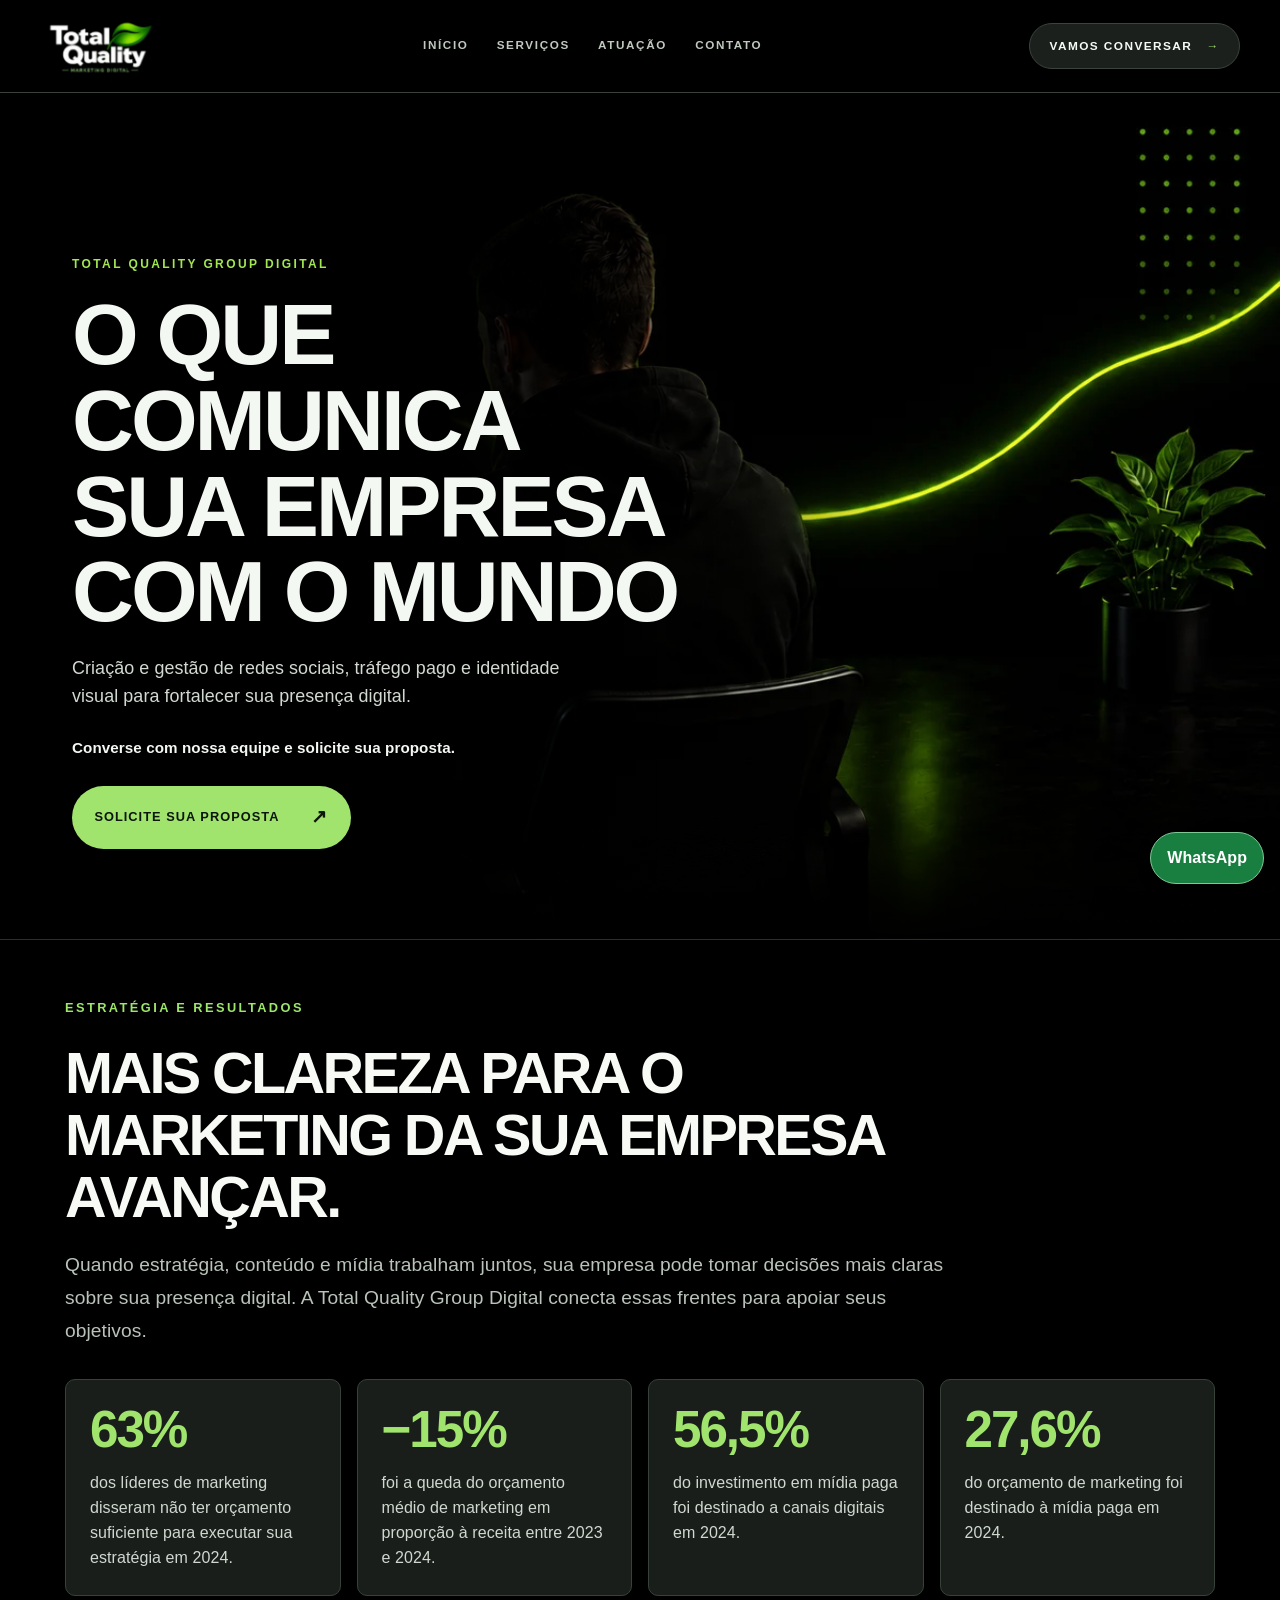
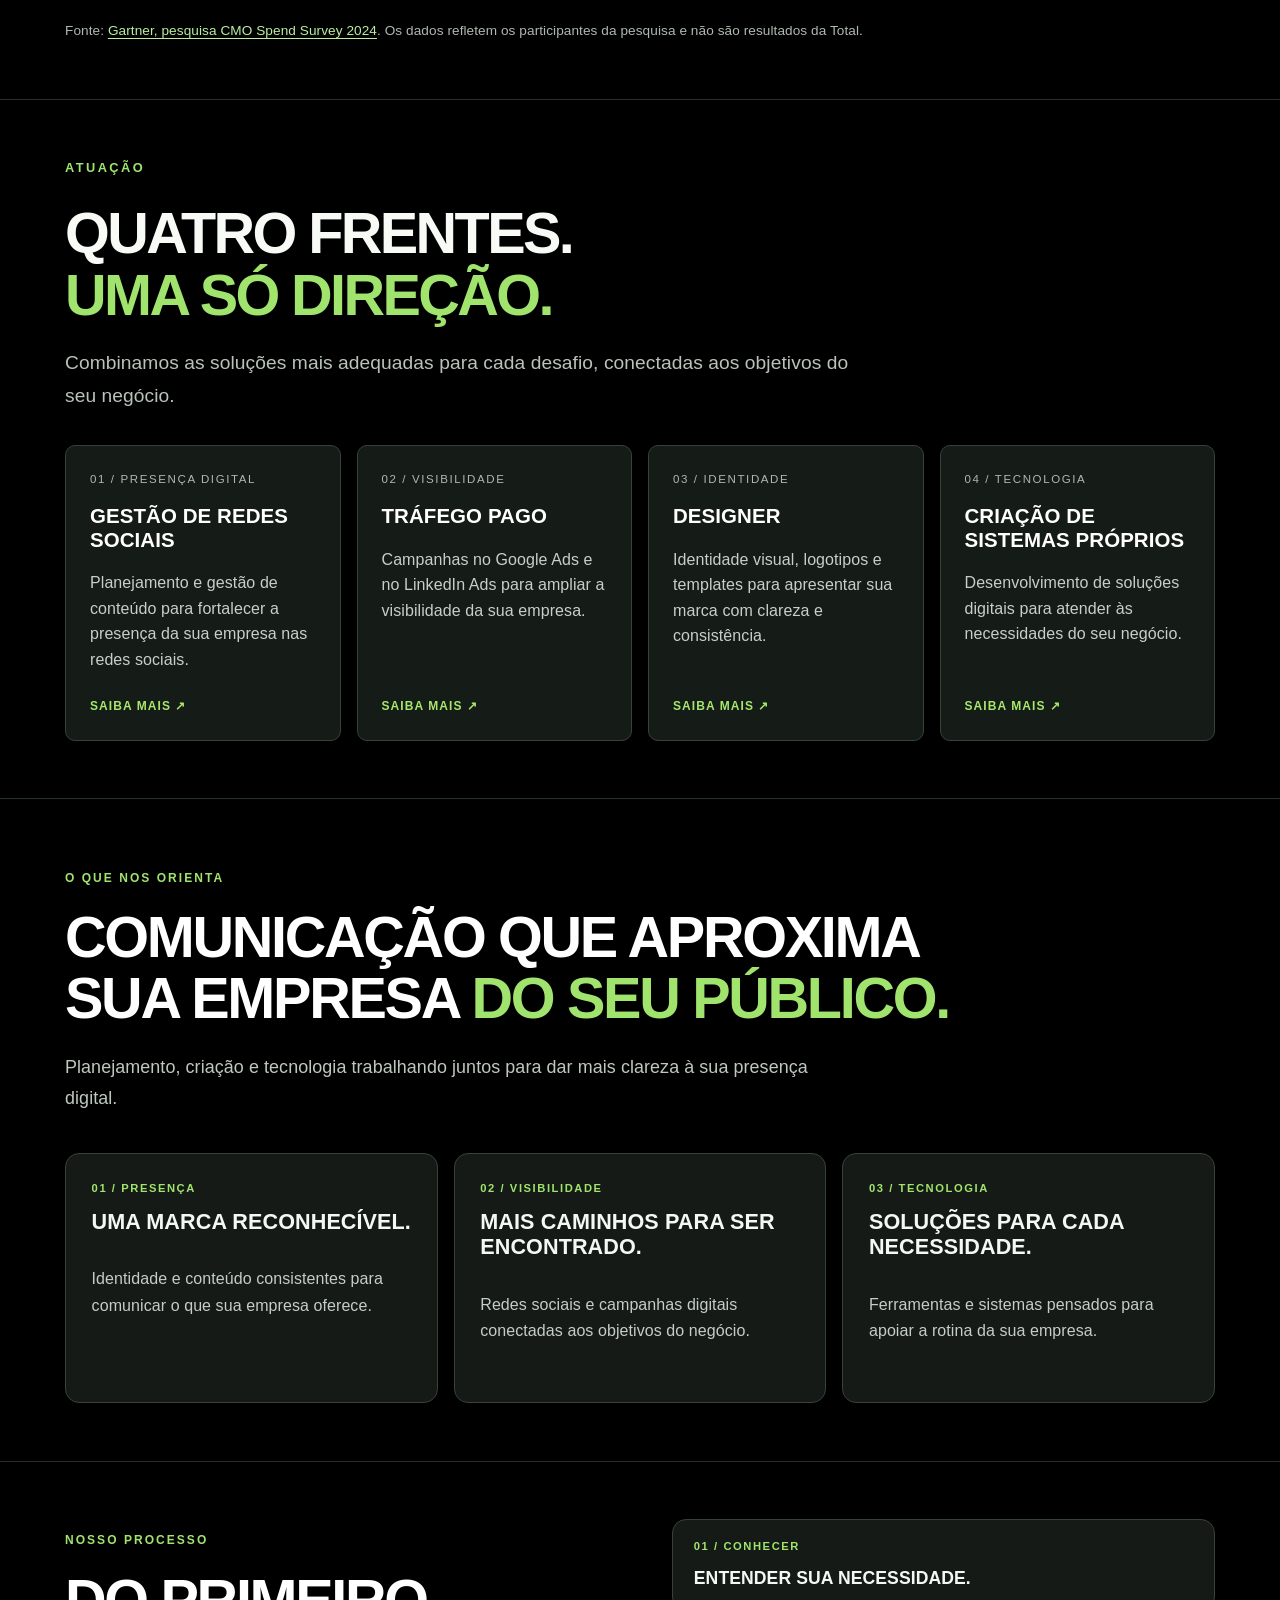
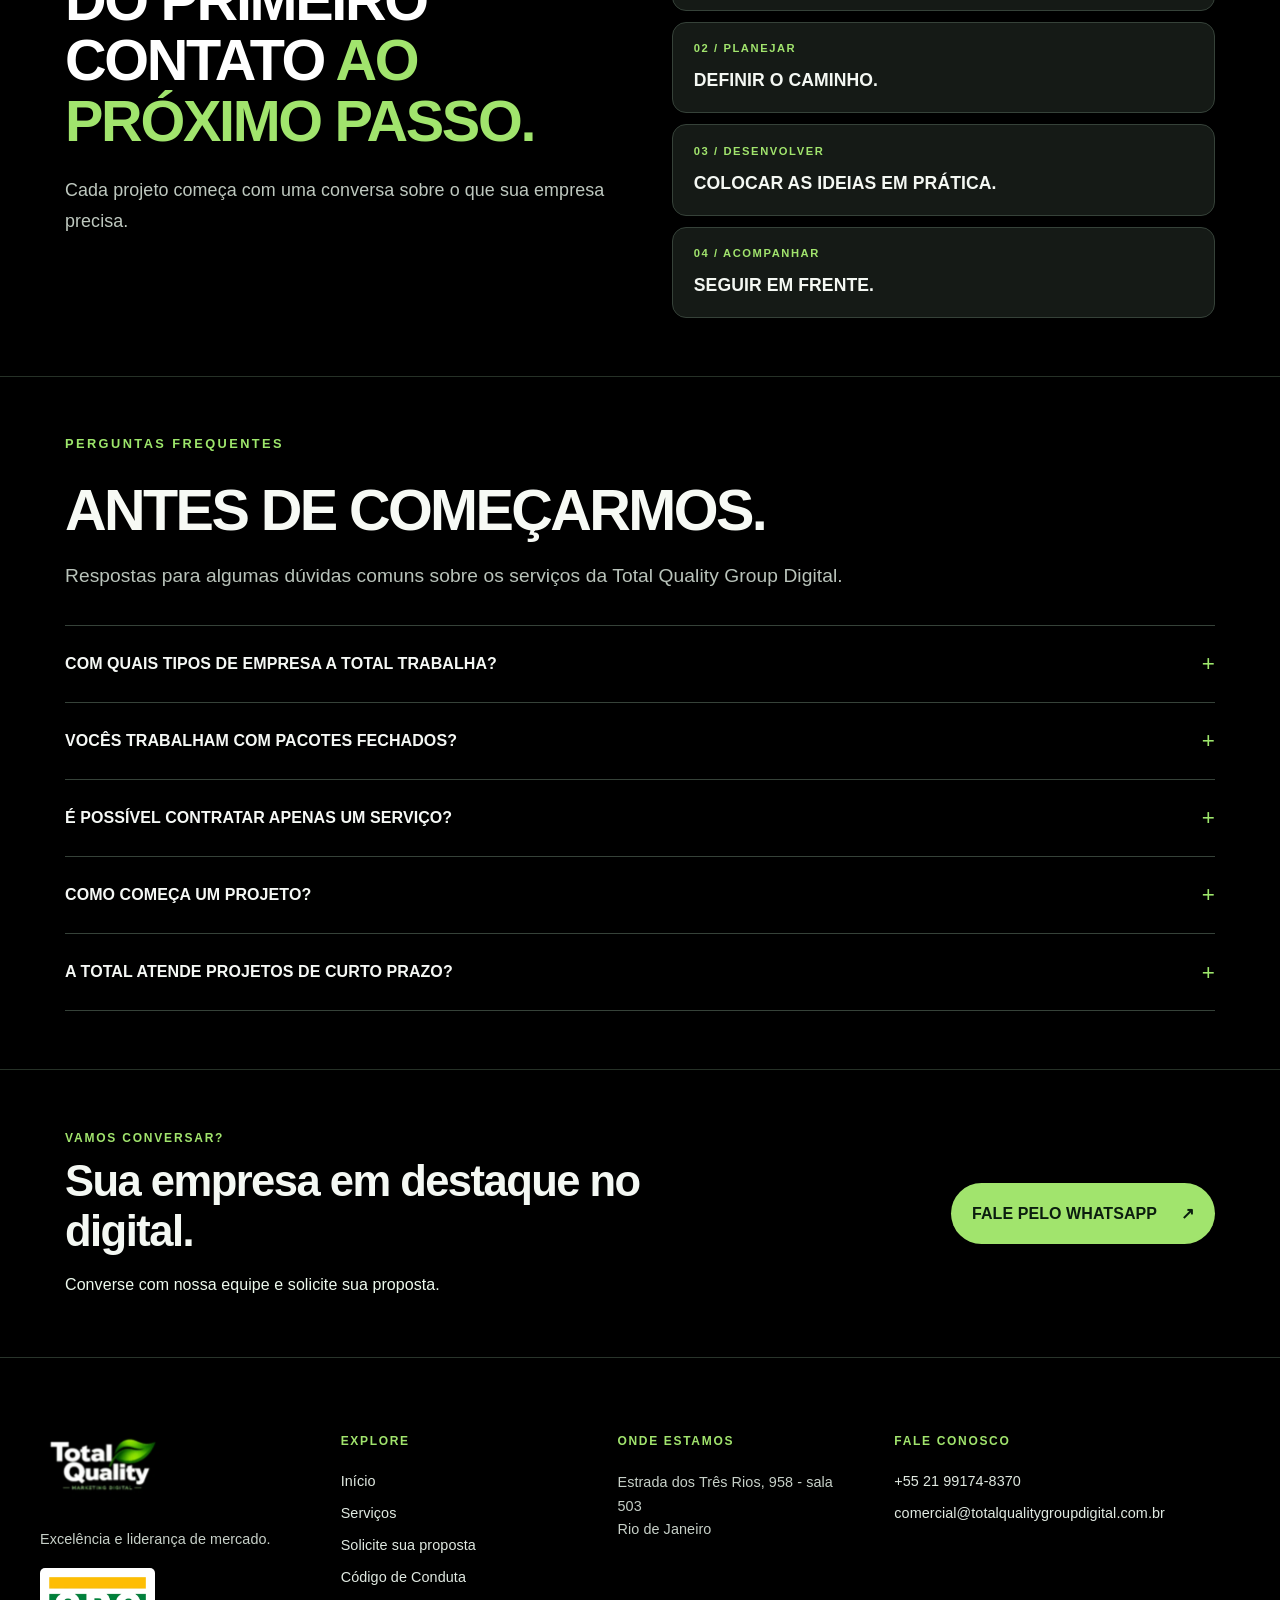
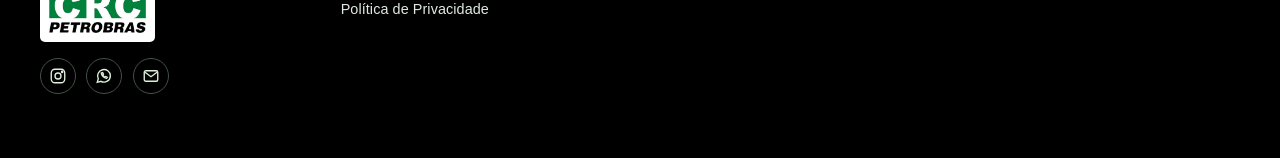
<file: index.html>
<!doctype html>
<html lang="pt-BR">
  <head>
    <meta charset="UTF-8" />
    <meta name="viewport" content="width=device-width, initial-scale=1" />
    <title>Marketing Digital | Total Quality Group Digital</title>
    <meta name="description" content="Criação e gestão de redes sociais, tráfego pago e identidade visual para empresas.">
    <link rel="canonical" href="https://totalqualitygroupdigital.com.br/">
    <meta property="og:title" content="Marketing Digital | Total Quality Group Digital">
    <meta property="og:description" content="Criação e gestão de redes sociais, tráfego pago e identidade visual para empresas.">
    <meta property="og:url" content="https://totalqualitygroupdigital.com.br/">
    <meta property="og:type" content="website">
    <meta name="twitter:card" content="summary">
    <link rel="icon" href="/favicon.ico" sizes="any">
    <link rel="apple-touch-icon" href="/apple-touch-icon.png">
    <link rel="preload" as="image" href="/logo-total.webp">
    <link rel="preload" as="image" href="/hero-sem-icones.webp" fetchpriority="high">
    <link rel="stylesheet" href="/assets/index-24a48301.css">
  </head>
  <body>
    <div id="root">
      <a class="skip" href="#conteudo">Ir para o conteúdo</a>
      <header class="site-header">
        <div class="header-inner">
          <a class="site-logo" href="/" aria-label="Total Quality Group Digital — início"><img src="/logo-total.webp" alt="Total Quality Marketing Digital" width="121" height="83"/></a>
          <nav class="desktop-nav" aria-label="Navegação principal"><a href="/">INÍCIO</a><a href="/servicos/">SERVIÇOS</a><a href="/#atuacao">ATUAÇÃO</a><a href="/#contato">CONTATO</a></nav>
          <a class="header-contact" href="https://wa.me/5521991748370">VAMOS CONVERSAR <span aria-hidden="true">→</span></a>
          <details class="mobile-menu">
            <summary aria-label="Abrir menu de navegação">MENU <span aria-hidden="true">☰</span></summary>
            <nav aria-label="Navegação móvel"><a href="/">Início</a><a href="/servicos/">Serviços</a><a href="/#atuacao">Atuação</a><a href="/#contato">Contato</a><a href="https://wa.me/5521991748370">Vamos conversar ↗</a></nav>
          </details>
        </div>
      </header>
      <main id="conteudo" class="home">
        <section class="hero">
          <div class="hero-art" aria-hidden="true"></div>
          <div class="hero-content">
            <p class="hero-eyebrow">TOTAL QUALITY GROUP DIGITAL</p>
            <h1>O QUE COMUNICA SUA EMPRESA COM O MUNDO</h1>
            <p class="hero-description">Criação e gestão de redes sociais, tráfego pago e identidade visual para fortalecer sua presença digital.</p>
            <p class="hero-prompt">Converse com nossa equipe e solicite sua proposta.</p>
            <a class="hero-button" href="https://wa.me/5521991748370">SOLICITE SUA PROPOSTA <span aria-hidden="true">↗</span></a>
          </div>
        </section>
        <section class="insight-section" aria-labelledby="insight-title">
          <div class="insight-inner">
            <p class="insight-label">ESTRATÉGIA E RESULTADOS</p>
            <h2 id="insight-title">MAIS CLAREZA PARA O MARKETING DA SUA EMPRESA AVANÇAR.</h2>
            <p class="insight-intro">Quando estratégia, conteúdo e mídia trabalham juntos, sua empresa pode tomar decisões mais claras sobre sua presença digital. A Total Quality Group Digital conecta essas frentes para apoiar seus objetivos.</p>
            <div class="insight-grid">
              <article>
                <strong>64%</strong>
                <p>dos líderes de marketing disseram não ter orçamento suficiente para executar sua estratégia em 2024.</p>
              </article>
              <article>
                <strong>−15%</strong>
                <p>foi a queda do orçamento médio de marketing em proporção à receita entre 2023 e 2024.</p>
              </article>
              <article>
                <strong>57,1%</strong>
                <p>do investimento em mídia paga foi destinado a canais digitais em 2024.</p>
              </article>
              <article>
                <strong>27,9%</strong>
                <p>do orçamento de marketing foi destinado à mídia paga em 2024.</p>
              </article>
            </div>
            <p class="insight-source">Fonte: <a href="https://www.gartner.com/en/newsroom/press-releases/2024-05-13-gartner-cmo-survey-reveals-marketing-budgets-have-dropped-to-seven-point-seven-percent-of-overall-company-revenue-in-2024" target="_blank" rel="noopener noreferrer">Gartner, pesquisa CMO Spend Survey 2024</a>. Os dados refletem os participantes da pesquisa e não são resultados da Total.</p>
          </div>
        </section>
        <section id="atuacao" class="expertise-section" aria-labelledby="expertise-title">
          <div class="expertise-inner">
            <p class="expertise-label">ATUAÇÃO</p>
            <h2 id="expertise-title">QUATRO FRENTES.<br/><span>UMA SÓ DIREÇÃO.</span></h2>
            <p class="expertise-intro">Combinamos as soluções mais adequadas para cada desafio, conectadas aos objetivos do seu negócio.</p>
            <div class="expertise-grid">
              <article>
                <p class="expertise-number">01 / PRESENÇA DIGITAL</p>
                <h3>GESTÃO DE REDES SOCIAIS</h3>
                <p>Planejamento e gestão de conteúdo para fortalecer a presença da sua empresa nas redes sociais.</p>
                <a href="/servicos/redes-sociais/">SAIBA MAIS <span aria-hidden="true">↗</span></a>
              </article>
              <article>
                <p class="expertise-number">02 / VISIBILIDADE</p>
                <h3>TRÁFEGO PAGO</h3>
                <p>Campanhas no Google Ads e no LinkedIn Ads para ampliar a visibilidade da sua empresa.</p>
                <a href="/servicos/trafego-pago/">SAIBA MAIS <span aria-hidden="true">↗</span></a>
              </article>
              <article>
                <p class="expertise-number">03 / IDENTIDADE</p>
                <h3>DESIGNER</h3>
                <p>Identidade visual, logotipos e templates para apresentar sua marca com clareza e consistência.</p>
                <a href="/servicos/design/">SAIBA MAIS <span aria-hidden="true">↗</span></a>
              </article>
              <article>
                <p class="expertise-number">04 / TECNOLOGIA</p>
                <h3>CRIAÇÃO DE SISTEMAS PRÓPRIOS</h3>
                <p>Desenvolvimento de soluções digitais para atender às necessidades do seu negócio.</p>
                <a href="/servicos/sistemas-proprios/">SAIBA MAIS <span aria-hidden="true">↗</span></a>
              </article>
            </div>
          </div>
        </section>
        <section class="direction-section">
          <div class="direction-inner">
            <p class="direction-label">O QUE NOS ORIENTA</p>
            <h2>COMUNICAÇÃO QUE APROXIMA SUA EMPRESA <span>DO SEU PÚBLICO.</span></h2>
            <p class="direction-intro">Planejamento, criação e tecnologia trabalhando juntos para dar mais clareza à sua presença digital.</p>
            <div class="direction-grid">
              <article>
                <p>01 / PRESENÇA</p>
                <h3>UMA MARCA RECONHECÍVEL.</h3>
                <p>Identidade e conteúdo consistentes para comunicar o que sua empresa oferece.</p>
              </article>
              <article>
                <p>02 / VISIBILIDADE</p>
                <h3>MAIS CAMINHOS PARA SER ENCONTRADO.</h3>
                <p>Redes sociais e campanhas digitais conectadas aos objetivos do negócio.</p>
              </article>
              <article>
                <p>03 / TECNOLOGIA</p>
                <h3>SOLUÇÕES PARA CADA NECESSIDADE.</h3>
                <p>Ferramentas e sistemas pensados para apoiar a rotina da sua empresa.</p>
              </article>
            </div>
          </div>
        </section>
        <section class="process-section">
          <div class="process-inner">
            <div>
              <p class="direction-label">NOSSO PROCESSO</p>
              <h2>DO PRIMEIRO CONTATO <span>AO PRÓXIMO PASSO.</span></h2>
              <p class="direction-intro">Cada projeto começa com uma conversa sobre o que sua empresa precisa.</p>
            </div>
            <div class="process-steps">
              <details>
                <summary><span>01 / CONHECER</span>ENTENDER SUA NECESSIDADE.</summary>
                <p>Conversamos sobre a empresa, o público e os objetivos do projeto.</p>
              </details>
              <details>
                <summary><span>02 / PLANEJAR</span>DEFINIR O CAMINHO.</summary>
                <p>Avaliamos as soluções adequadas ao que foi apresentado.</p>
              </details>
              <details>
                <summary><span>03 / DESENVOLVER</span>COLOCAR AS IDEIAS EM PRÁTICA.</summary>
                <p>Organizamos a criação e a execução conforme o escopo combinado.</p>
              </details>
              <details>
                <summary><span>04 / ACOMPANHAR</span>SEGUIR EM FRENTE.</summary>
                <p>Mantemos a comunicação sobre o andamento do trabalho.</p>
              </details>
            </div>
          </div>
        </section>
        <section class="faq-section" aria-labelledby="faq-title">
          <div class="faq-inner">
            <p class="faq-label">PERGUNTAS FREQUENTES</p>
            <h2 id="faq-title">ANTES DE COMEÇARMOS.</h2>
            <p class="faq-intro">Respostas para algumas dúvidas comuns sobre os serviços da Total Quality Group Digital.</p>
            <div class="faq-list">
              <details>
                <summary>COM QUAIS TIPOS DE EMPRESA A TOTAL TRABALHA?</summary>
                <p>Converse com nossa equipe sobre sua empresa e seus objetivos para avaliarmos como podemos ajudar.</p>
              </details>
              <details>
                <summary>VOCÊS TRABALHAM COM PACOTES FECHADOS?</summary>
                <p>As opções e condições são apresentadas conforme as necessidades do projeto. Solicite uma proposta pelo WhatsApp.</p>
              </details>
              <details>
                <summary>É POSSÍVEL CONTRATAR APENAS UM SERVIÇO?</summary>
                <p>Conte para nossa equipe qual serviço você procura. Vamos avaliar a necessidade e apresentar uma proposta.</p>
              </details>
              <details>
                <summary>COMO COMEÇA UM PROJETO?</summary>
                <p>O primeiro passo é entrar em contato pelo WhatsApp e contar um pouco sobre sua empresa e seus objetivos.</p>
              </details>
              <details>
                <summary>A TOTAL ATENDE PROJETOS DE CURTO PRAZO?</summary>
                <p>Fale com nossa equipe sobre o escopo e o prazo desejado para avaliarmos seu projeto.</p>
              </details>
            </div>
          </div>
        </section>
        <section class="keywords-section" aria-label="Termos relacionados aos serviços" hidden="">
          <div class="keywords-inner">
            <p class="keywords-label">TERMOS RELACIONADOS</p>
            <div class="keywords-grid">
              <h2 class="seo-term">comunicação</h2>
              <h2 class="seo-term">performance</h2>
              <h2 class="seo-term">oportunidades</h2>
              <h2 class="seo-term">estratégia</h2>
              <h2 class="seo-term">transformar</h2>
              <h2 class="seo-term">experiências</h2>
              <h2 class="seo-term">qualificadas</h2>
              <h2 class="seo-term">disciplinas</h2>
              <h2 class="seo-term">inteligência</h2>
              <h2 class="seo-term">artificial</h2>
              <h2 class="seo-term">resultados</h2>
              <h2 class="seo-term">identidade</h2>
              <h2 class="seo-term">implementamos</h2>
              <h2 class="seo-term">personalização</h2>
              <h2 class="seo-term">agencia de marketing digital para medicos</h2>
              <h2 class="seo-term">agencia de marketing digital para pequenas empresas</h2>
              <h2 class="seo-term">agencia de marketing digital rio de janeiro</h2>
              <h2 class="seo-term">a de marketing digital rj</h2>
              <h2 class="seo-term">north</h2>
              <h2 class="seo-term">agencia de publicidade</h2>
              <h2 class="seo-term">agencia de seo</h2>
              <h2 class="seo-term">agência de marketing digital</h2>
              <h2 class="seo-term">agencia de publicidade</h2>
              <h2 class="seo-term">agencias de marketing</h2>
              <h2 class="seo-term">agencia de marketing digital b2b</h2>
              <h2 class="seo-term">agencia de marketing digital porto alegre</h2>
              <h2 class="seo-term">contratar agencia de marketing digital</h2>
              <h2 class="seo-term">south</h2>
              <h2 class="seo-term">local guide program</h2>
              <h2 class="seo-term">web Design</h2>
              <h2 class="seo-term">Gesto de Trafego pago</h2>
              <h2 class="seo-term">Meta Facebook</h2>
              <h2 class="seo-term">Gestão de Instagram</h2>
              <h2 class="seo-term">Gestão de redes sociais</h2>
              <h2 class="seo-term">Gestos de Google ADS</h2>
              <h2 class="seo-term">Linkedin ADS</h2>
              <h2 class="seo-term">facebook ADS</h2>
              <h2 class="seo-term">Quero um Web Designe</h2>
              <h2 class="seo-term">Quero um Gestor de Trafego</h2>
              <h2 class="seo-term">criar minha logo</h2>
              <h2 class="seo-term">Como desenvolver minha logo</h2>
              <h2 class="seo-term">Quero criar minha marca</h2>
              <h2 class="seo-term">Quero contratar um web designe</h2>
            </div>
          </div>
        </section>
      </main>
      <section id="contato" class="contact-band" aria-labelledby="contact-title">
        <div>
          <p class="contact-kicker">VAMOS CONVERSAR?</p>
          <h2 id="contact-title">Sua empresa em destaque no digital.</h2>
          <p>Converse com nossa equipe e solicite sua proposta.</p>
        </div>
        <a href="https://wa.me/5521991748370">FALE PELO WHATSAPP <span aria-hidden="true">↗</span></a>
      </section>
      <footer class="site-footer">
        <div class="footer-grid">
          <div class="footer-brand">
            <a href="/" aria-label="Total Quality Group Digital — início"><img src="/logo-total.webp" alt="Total Quality Marketing Digital" width="121" height="83"/></a>
            <p>Excelência e liderança de mercado.</p>
            <div class="footer-credential"><img src="/crc-petrobras.webp" alt="CRC Petrobras" width="315" height="181" loading="lazy" decoding="async"/></div>
            <div class="footer-social"><a href="https://www.instagram.com/totaldigital26" aria-label="Instagram da Total Quality Group Digital" target="_blank" rel="noopener noreferrer"><svg viewBox="0 0 24 24" fill="none" stroke="currentColor" stroke-width="1.8" aria-hidden="true"><rect x="3" y="3" width="18" height="18" rx="5"></rect><circle cx="12" cy="12" r="4"></circle><circle cx="17.5" cy="6.5" r=".8" fill="currentColor"></circle></svg></a><a href="https://wa.me/5521991748370" aria-label="WhatsApp da Total Quality Group Digital"><svg viewBox="0 0 24 24" fill="none" stroke="currentColor" stroke-width="1.8" aria-hidden="true"><path d="M20.5 11.6A8.5 8.5 0 0 1 8 19.1L3 20.5l1.4-4.8a8.5 8.5 0 1 1 16.1-4.1Z"></path><path d="M8.4 8.1c.3 3.5 3.5 6.7 7 7l1-1.5-2.2-1-1 1c-1.4-.5-2.4-1.5-2.9-2.9l1-1-1-2.2-1.9.6Z"></path></svg></a><a href="mailto:comercial@totalqualitygroupdigital.com.br" aria-label="Enviar e-mail"><svg viewBox="0 0 24 24" fill="none" stroke="currentColor" stroke-width="1.8" aria-hidden="true"><rect x="3" y="5" width="18" height="14" rx="2"></rect><path d="m4 7 8 6 8-6"></path></svg></a></div>
          </div>
          <div class="footer-column">
            <h2>EXPLORE</h2>
            <a href="/">Início</a><a href="/servicos/">Serviços</a><a href="https://wa.me/5521991748370">Solicite sua proposta</a><a href="/codigo-de-conduta/">Código de Conduta</a><a href="/privacy-policy/">Política de Privacidade</a>
          </div>
          <div class="footer-column">
            <h2>ONDE ESTAMOS</h2>
            <address>Estrada dos Três Rios, 958 - sala 503<br/>Rio de Janeiro</address>
          </div>
          <div class="footer-column">
            <h2>FALE CONOSCO</h2>
            <a href="tel:+5521991748370">+55 21 99174-8370</a><a href="mailto:comercial@totalqualitygroupdigital.com.br">comercial@totalqualitygroupdigital.com.br</a>
          </div>
        </div>
      </footer>
      <a class="floating" href="https://wa.me/5521991748370" aria-label="Conversar pelo WhatsApp">WhatsApp</a>
    </div>
    <script defer src="/counter.js"></script>
  </body>
</html>
</file>
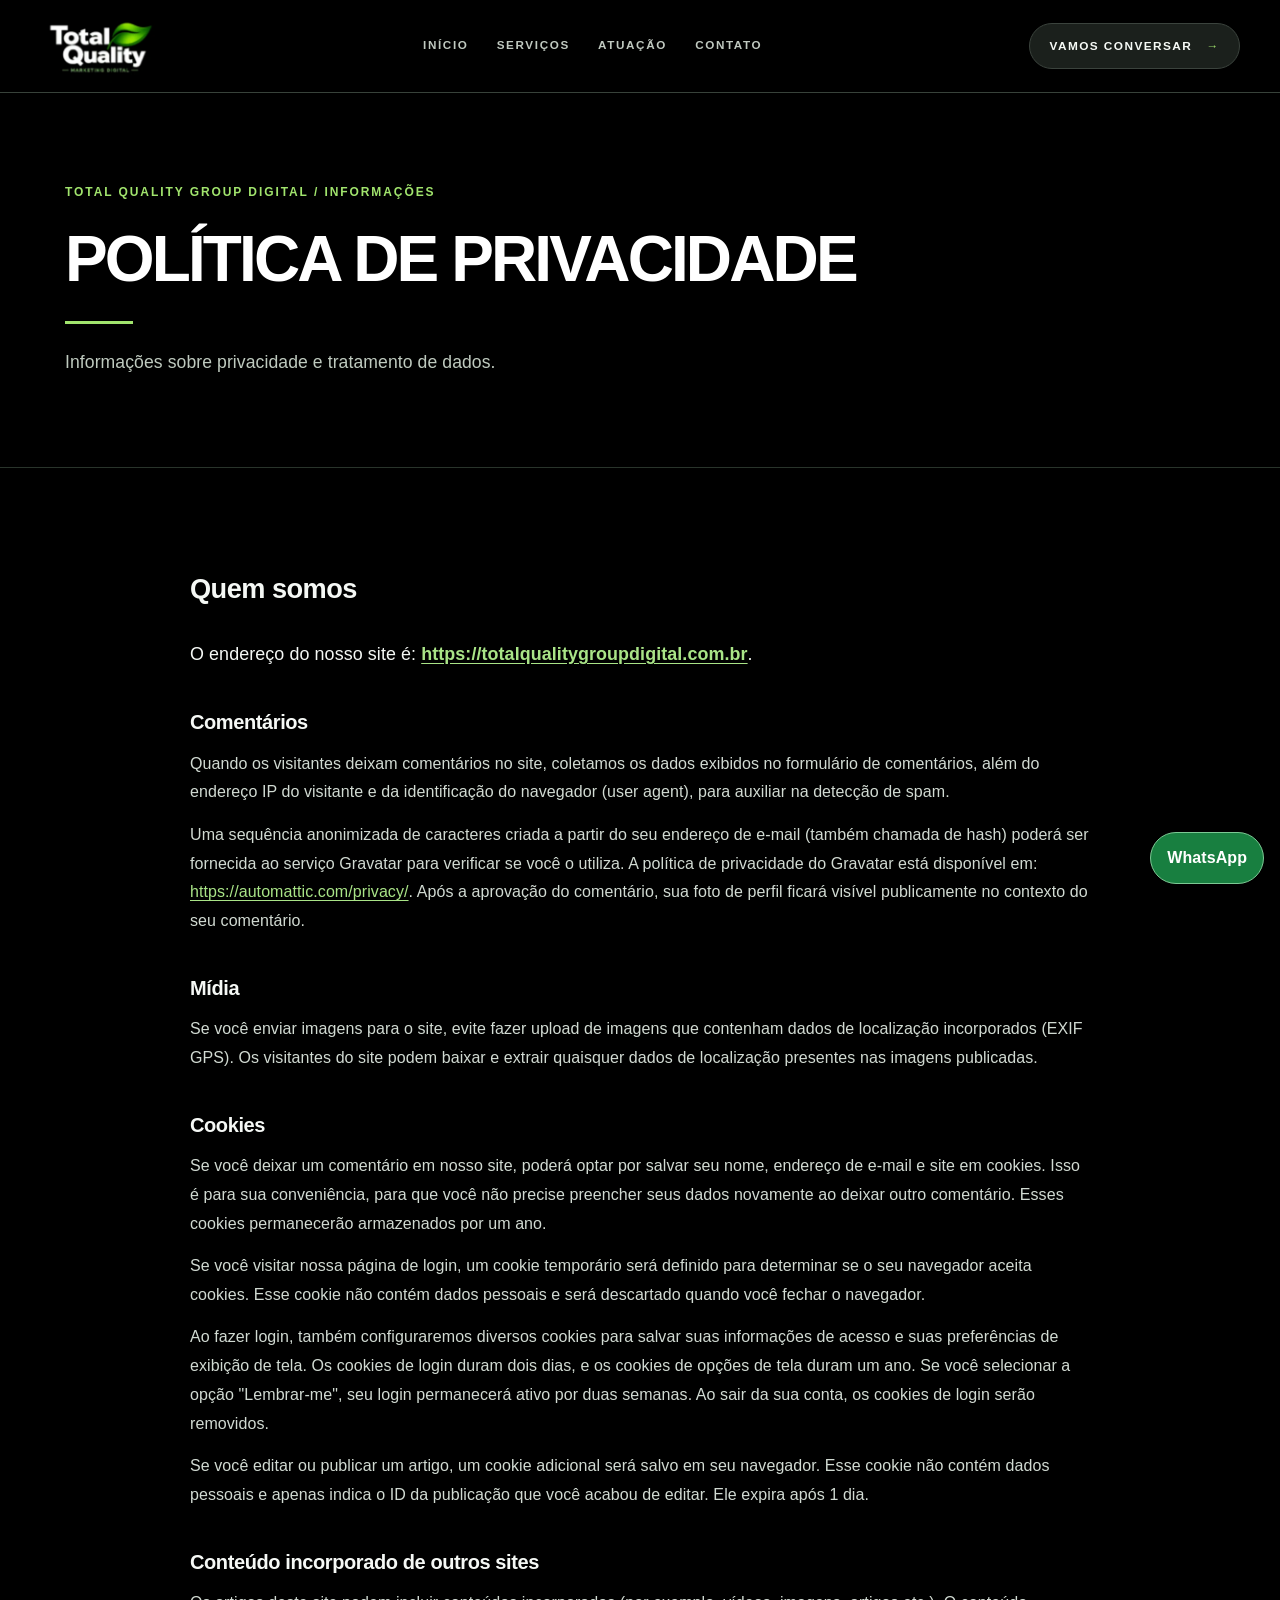
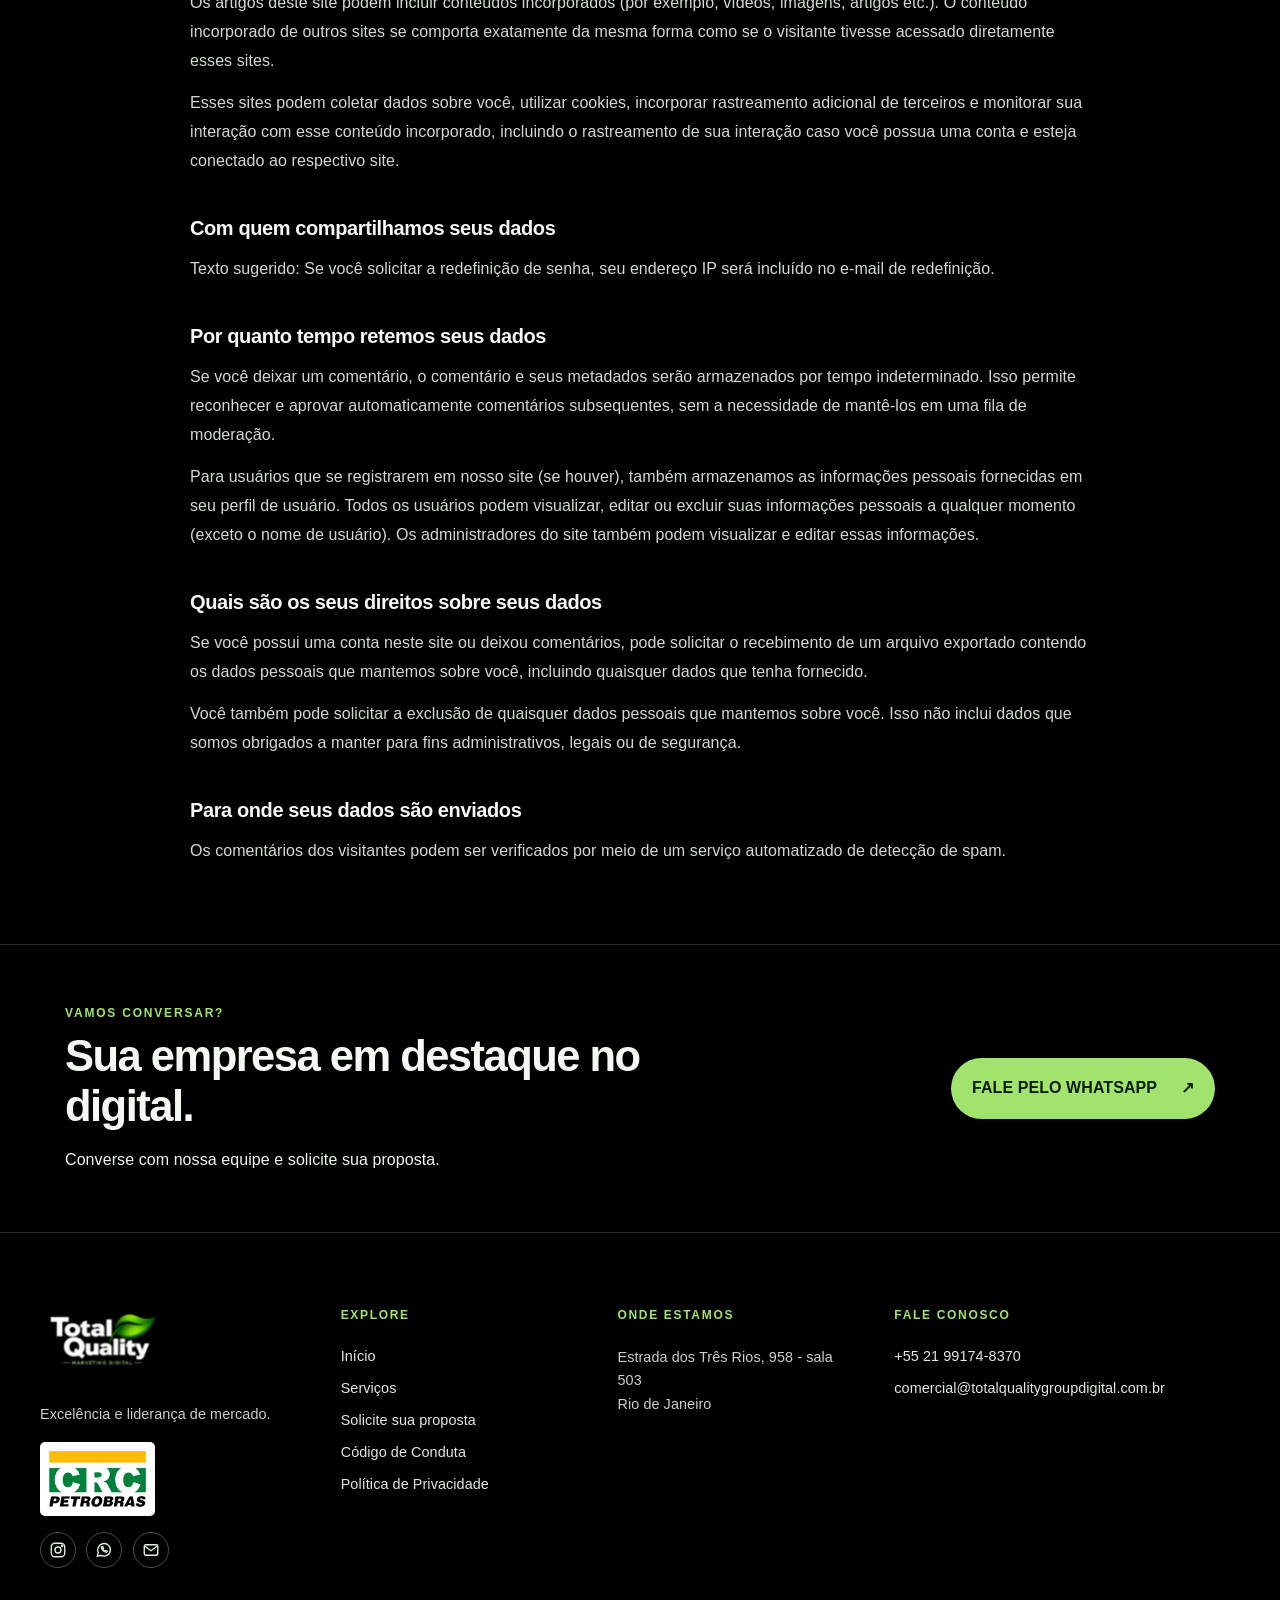
<file: privacy-policy/index.html>
<!doctype html>
<html lang="pt-BR">
  <head>
    <meta charset="UTF-8" />
    <meta name="viewport" content="width=device-width, initial-scale=1" />
    <title>Política de Privacidade | Total Quality Group Digital</title>
    <meta name="description" content="Política de privacidade da Total Quality Group Digital.">
    <link rel="canonical" href="https://totalqualitygroupdigital.com.br/privacy-policy/">
    <meta property="og:title" content="Política de Privacidade | Total Quality Group Digital">
    <meta property="og:description" content="Política de privacidade da Total Quality Group Digital.">
    <meta property="og:url" content="https://totalqualitygroupdigital.com.br/privacy-policy/">
    <meta property="og:type" content="website">
    <meta name="twitter:card" content="summary">
    <link rel="icon" href="/favicon.ico" sizes="any">
    <link rel="apple-touch-icon" href="/apple-touch-icon.png">
    <link rel="preload" as="image" href="/logo-total.webp">
    <link rel="stylesheet" href="/assets/index-24a48301.css">
  </head>
  <body>
    <div id="root">
      <a class="skip" href="#conteudo">Ir para o conteúdo</a>
      <header class="site-header">
        <div class="header-inner">
          <a class="site-logo" href="/" aria-label="Total Quality Group Digital — início"><img src="/logo-total.webp" alt="Total Quality Marketing Digital" width="121" height="83"/></a>
          <nav class="desktop-nav" aria-label="Navegação principal"><a href="/">INÍCIO</a><a href="/servicos/">SERVIÇOS</a><a href="/#atuacao">ATUAÇÃO</a><a href="/#contato">CONTATO</a></nav>
          <a class="header-contact" href="https://wa.me/5521991748370">VAMOS CONVERSAR <span aria-hidden="true">→</span></a>
          <details class="mobile-menu">
            <summary aria-label="Abrir menu de navegação">MENU <span aria-hidden="true">☰</span></summary>
            <nav aria-label="Navegação móvel"><a href="/">Início</a><a href="/servicos/">Serviços</a><a href="/#atuacao">Atuação</a><a href="/#contato">Contato</a><a href="https://wa.me/5521991748370">Vamos conversar ↗</a></nav>
          </details>
        </div>
      </header>
      <main id="conteudo" class="inner-page">
        <div class="legal-page">
          <section class="legal-hero">
            <div>
              <p class="legal-kicker">TOTAL QUALITY GROUP DIGITAL / INFORMAÇÕES</p>
              <h1>POLÍTICA DE PRIVACIDADE</h1>
              <p>Informações sobre privacidade e tratamento de dados.</p>
            </div>
          </section>
          <div class="legal-layout">
            <article class="legal-document">
              <h2 class="wp-block-heading">Quem somos</h2>
              <p>O endereço do nosso site é: <strong><a href="https://totalqualitygroupdigital.com.br">https://totalqualitygroupdigital.com.br</a></strong>.</p>
              <h3 class="wp-block-heading">Comentários</h3>
              <p>Quando os visitantes deixam comentários no site, coletamos os dados exibidos no formulário de comentários, além do endereço IP do visitante e da identificação do navegador (user agent), para auxiliar na detecção de spam.</p>
              <p>Uma sequência anonimizada de caracteres criada a partir do seu endereço de e-mail (também chamada de hash) poderá ser fornecida ao serviço Gravatar para verificar se você o utiliza. A política de privacidade do Gravatar está disponível em: <a href="https://automattic.com/privacy/">https://automattic.com/privacy/</a>. Após a aprovação do comentário, sua foto de perfil ficará visível publicamente no contexto do seu comentário.</p>
              <h3 class="wp-block-heading">Mídia</h3>
              <p>Se você enviar imagens para o site, evite fazer upload de imagens que contenham dados de localização incorporados (EXIF GPS). Os visitantes do site podem baixar e extrair quaisquer dados de localização presentes nas imagens publicadas.</p>
              <h3 class="wp-block-heading">Cookies</h3>
              <p>Se você deixar um comentário em nosso site, poderá optar por salvar seu nome, endereço de e-mail e site em cookies. Isso é para sua conveniência, para que você não precise preencher seus dados novamente ao deixar outro comentário. Esses cookies permanecerão armazenados por um ano.</p>
              <p>Se você visitar nossa página de login, um cookie temporário será definido para determinar se o seu navegador aceita cookies. Esse cookie não contém dados pessoais e será descartado quando você fechar o navegador.</p>
              <p>Ao fazer login, também configuraremos diversos cookies para salvar suas informações de acesso e suas preferências de exibição de tela. Os cookies de login duram dois dias, e os cookies de opções de tela duram um ano. Se você selecionar a opção "Lembrar-me", seu login permanecerá ativo por duas semanas. Ao sair da sua conta, os cookies de login serão removidos.</p>
              <p>Se você editar ou publicar um artigo, um cookie adicional será salvo em seu navegador. Esse cookie não contém dados pessoais e apenas indica o ID da publicação que você acabou de editar. Ele expira após 1 dia.</p>
              <h3 class="wp-block-heading">Conteúdo incorporado de outros sites</h3>
              <p>Os artigos deste site podem incluir conteúdos incorporados (por exemplo, vídeos, imagens, artigos etc.). O conteúdo incorporado de outros sites se comporta exatamente da mesma forma como se o visitante tivesse acessado diretamente esses sites.</p>
              <p>Esses sites podem coletar dados sobre você, utilizar cookies, incorporar rastreamento adicional de terceiros e monitorar sua interação com esse conteúdo incorporado, incluindo o rastreamento de sua interação caso você possua uma conta e esteja conectado ao respectivo site.</p>
              <h3 class="wp-block-heading">Com quem compartilhamos seus dados</h3>
              <p>Texto sugerido: Se você solicitar a redefinição de senha, seu endereço IP será incluído no e-mail de redefinição.</p>
              <h3 class="wp-block-heading">Por quanto tempo retemos seus dados</h3>
              <p>Se você deixar um comentário, o comentário e seus metadados serão armazenados por tempo indeterminado. Isso permite reconhecer e aprovar automaticamente comentários subsequentes, sem a necessidade de mantê-los em uma fila de moderação.</p>
              <p>Para usuários que se registrarem em nosso site (se houver), também armazenamos as informações pessoais fornecidas em seu perfil de usuário. Todos os usuários podem visualizar, editar ou excluir suas informações pessoais a qualquer momento (exceto o nome de usuário). Os administradores do site também podem visualizar e editar essas informações.</p>
              <h3 class="wp-block-heading">Quais são os seus direitos sobre seus dados</h3>
              <p>Se você possui uma conta neste site ou deixou comentários, pode solicitar o recebimento de um arquivo exportado contendo os dados pessoais que mantemos sobre você, incluindo quaisquer dados que tenha fornecido.</p>
              <p>Você também pode solicitar a exclusão de quaisquer dados pessoais que mantemos sobre você. Isso não inclui dados que somos obrigados a manter para fins administrativos, legais ou de segurança.</p>
              <h3 class="wp-block-heading">Para onde seus dados são enviados</h3>
              <p>Os comentários dos visitantes podem ser verificados por meio de um serviço automatizado de detecção de spam.</p>
            </article>
          </div>
        </div>
      </main>
      <section id="contato" class="contact-band" aria-labelledby="contact-title">
        <div>
          <p class="contact-kicker">VAMOS CONVERSAR?</p>
          <h2 id="contact-title">Sua empresa em destaque no digital.</h2>
          <p>Converse com nossa equipe e solicite sua proposta.</p>
        </div>
        <a href="https://wa.me/5521991748370">FALE PELO WHATSAPP <span aria-hidden="true">↗</span></a>
      </section>
      <footer class="site-footer">
        <div class="footer-grid">
          <div class="footer-brand">
            <a href="/" aria-label="Total Quality Group Digital — início"><img src="/logo-total.webp" alt="Total Quality Marketing Digital" width="121" height="83"/></a>
            <p>Excelência e liderança de mercado.</p>
            <div class="footer-credential"><img src="/crc-petrobras.webp" alt="CRC Petrobras" width="315" height="181" loading="lazy" decoding="async"/></div>
            <div class="footer-social"><a href="https://www.instagram.com/totaldigital26" aria-label="Instagram da Total Quality Group Digital" target="_blank" rel="noopener noreferrer"><svg viewBox="0 0 24 24" fill="none" stroke="currentColor" stroke-width="1.8" aria-hidden="true"><rect x="3" y="3" width="18" height="18" rx="5"></rect><circle cx="12" cy="12" r="4"></circle><circle cx="17.5" cy="6.5" r=".8" fill="currentColor"></circle></svg></a><a href="https://wa.me/5521991748370" aria-label="WhatsApp da Total Quality Group Digital"><svg viewBox="0 0 24 24" fill="none" stroke="currentColor" stroke-width="1.8" aria-hidden="true"><path d="M20.5 11.6A8.5 8.5 0 0 1 8 19.1L3 20.5l1.4-4.8a8.5 8.5 0 1 1 16.1-4.1Z"></path><path d="M8.4 8.1c.3 3.5 3.5 6.7 7 7l1-1.5-2.2-1-1 1c-1.4-.5-2.4-1.5-2.9-2.9l1-1-1-2.2-1.9.6Z"></path></svg></a><a href="mailto:comercial@totalqualitygroupdigital.com.br" aria-label="Enviar e-mail"><svg viewBox="0 0 24 24" fill="none" stroke="currentColor" stroke-width="1.8" aria-hidden="true"><rect x="3" y="5" width="18" height="14" rx="2"></rect><path d="m4 7 8 6 8-6"></path></svg></a></div>
          </div>
          <div class="footer-column">
            <h2>EXPLORE</h2>
            <a href="/">Início</a><a href="/servicos/">Serviços</a><a href="https://wa.me/5521991748370">Solicite sua proposta</a><a href="/codigo-de-conduta/">Código de Conduta</a><a href="/privacy-policy/">Política de Privacidade</a>
          </div>
          <div class="footer-column">
            <h2>ONDE ESTAMOS</h2>
            <address>Estrada dos Três Rios, 958 - sala 503<br/>Rio de Janeiro</address>
          </div>
          <div class="footer-column">
            <h2>FALE CONOSCO</h2>
            <a href="tel:+5521991748370">+55 21 99174-8370</a><a href="mailto:comercial@totalqualitygroupdigital.com.br">comercial@totalqualitygroupdigital.com.br</a>
          </div>
        </div>
      </footer>
      <a class="floating" href="https://wa.me/5521991748370" aria-label="Conversar pelo WhatsApp">WhatsApp</a>
    </div>
  </body>
</html>
</file>
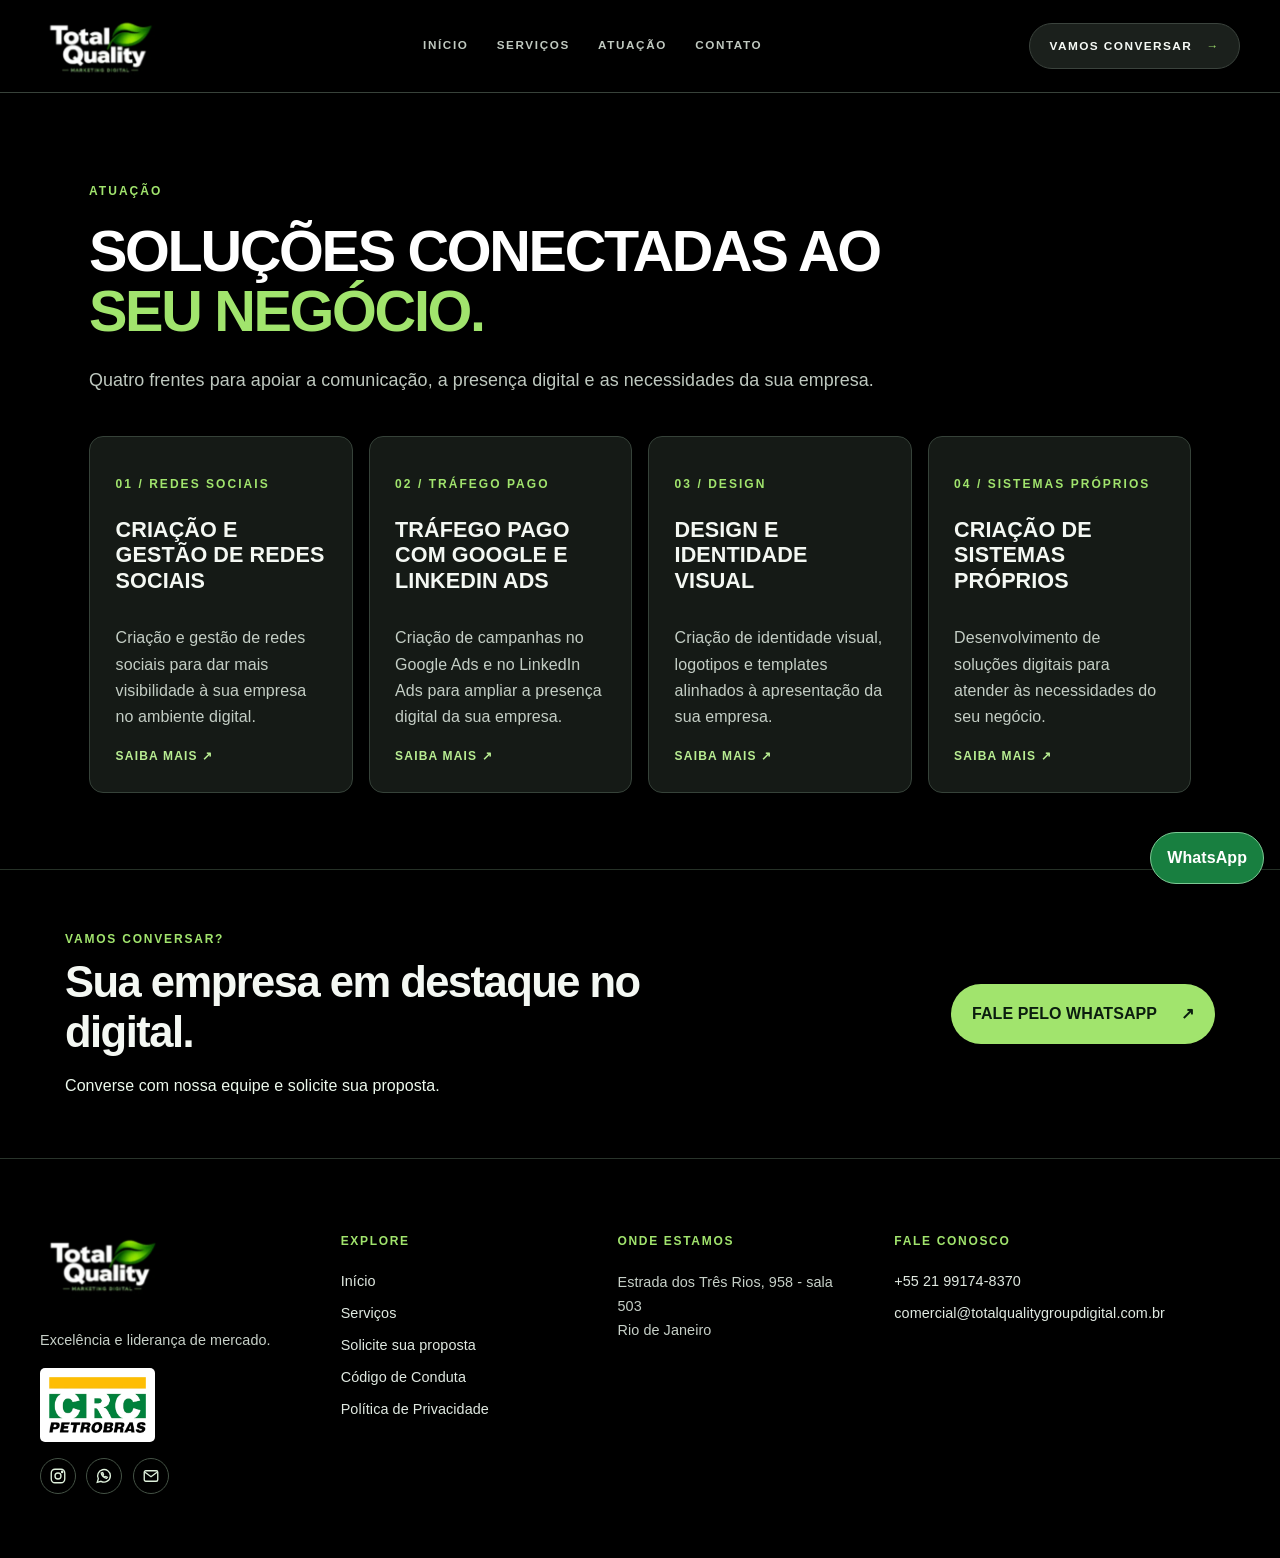
<file: servicos/index.html>
<!doctype html>
<html lang="pt-BR">
  <head>
    <meta charset="UTF-8" />
    <meta name="viewport" content="width=device-width, initial-scale=1" />
    <title>Serviços | Total Quality Group Digital</title>
    <meta name="description" content="Conheça os serviços de marketing digital, consultoria, criação de sites e identidade visual.">
    <link rel="canonical" href="https://totalqualitygroupdigital.com.br/servicos/">
    <meta property="og:title" content="Serviços | Total Quality Group Digital">
    <meta property="og:description" content="Conheça os serviços de marketing digital, consultoria, criação de sites e identidade visual.">
    <meta property="og:url" content="https://totalqualitygroupdigital.com.br/servicos/">
    <meta property="og:type" content="website">
    <meta name="twitter:card" content="summary">
    <link rel="icon" href="/favicon.ico" sizes="any">
    <link rel="apple-touch-icon" href="/apple-touch-icon.png">
    <link rel="preload" as="image" href="/logo-total.webp">
    <link rel="stylesheet" href="/assets/index-24a48301.css">
  </head>
  <body>
    <div id="root">
      <a class="skip" href="#conteudo">Ir para o conteúdo</a>
      <header class="site-header">
        <div class="header-inner">
          <a class="site-logo" href="/" aria-label="Total Quality Group Digital — início"><img src="/logo-total.webp" alt="Total Quality Marketing Digital" width="121" height="83"/></a>
          <nav class="desktop-nav" aria-label="Navegação principal"><a href="/">INÍCIO</a><a href="/servicos/">SERVIÇOS</a><a href="/#atuacao">ATUAÇÃO</a><a href="/#contato">CONTATO</a></nav>
          <a class="header-contact" href="https://wa.me/5521991748370">VAMOS CONVERSAR <span aria-hidden="true">→</span></a>
          <details class="mobile-menu">
            <summary aria-label="Abrir menu de navegação">MENU <span aria-hidden="true">☰</span></summary>
            <nav aria-label="Navegação móvel"><a href="/">Início</a><a href="/servicos/">Serviços</a><a href="/#atuacao">Atuação</a><a href="/#contato">Contato</a><a href="https://wa.me/5521991748370">Vamos conversar ↗</a></nav>
          </details>
        </div>
      </header>
      <main id="conteudo" class="inner-page">
        <section class="overview">
          <p class="overview-label">ATUAÇÃO</p>
          <h1>SOLUÇÕES CONECTADAS AO <span>SEU NEGÓCIO.</span></h1>
          <p class="overview-intro">Quatro frentes para apoiar a comunicação, a presença digital e as necessidades da sua empresa.</p>
          <div class="overview-grid">
            <article>
              <p class="overview-number">01 / Redes sociais</p>
              <h2>Criação e gestão de redes sociais</h2>
              <p>Criação e gestão de redes sociais para dar mais visibilidade à sua empresa no ambiente digital.</p>
              <a href="/servicos/redes-sociais/">SAIBA MAIS ↗</a>
            </article>
            <article>
              <p class="overview-number">02 / Tráfego pago</p>
              <h2>Tráfego pago com Google e LinkedIn Ads</h2>
              <p>Criação de campanhas no Google Ads e no LinkedIn Ads para ampliar a presença digital da sua empresa.</p>
              <a href="/servicos/trafego-pago/">SAIBA MAIS ↗</a>
            </article>
            <article>
              <p class="overview-number">03 / Design</p>
              <h2>Design e identidade visual</h2>
              <p>Criação de identidade visual, logotipos e templates alinhados à apresentação da sua empresa.</p>
              <a href="/servicos/design/">SAIBA MAIS ↗</a>
            </article>
            <article>
              <p class="overview-number">04 / Sistemas próprios</p>
              <h2>Criação de sistemas próprios</h2>
              <p>Desenvolvimento de soluções digitais para atender às necessidades do seu negócio.</p>
              <a href="/servicos/sistemas-proprios/">SAIBA MAIS ↗</a>
            </article>
          </div>
        </section>
      </main>
      <section id="contato" class="contact-band" aria-labelledby="contact-title">
        <div>
          <p class="contact-kicker">VAMOS CONVERSAR?</p>
          <h2 id="contact-title">Sua empresa em destaque no digital.</h2>
          <p>Converse com nossa equipe e solicite sua proposta.</p>
        </div>
        <a href="https://wa.me/5521991748370">FALE PELO WHATSAPP <span aria-hidden="true">↗</span></a>
      </section>
      <footer class="site-footer">
        <div class="footer-grid">
          <div class="footer-brand">
            <a href="/" aria-label="Total Quality Group Digital — início"><img src="/logo-total.webp" alt="Total Quality Marketing Digital" width="121" height="83"/></a>
            <p>Excelência e liderança de mercado.</p>
            <div class="footer-credential"><img src="/crc-petrobras.webp" alt="CRC Petrobras" width="315" height="181" loading="lazy" decoding="async"/></div>
            <div class="footer-social"><a href="https://www.instagram.com/totaldigital26" aria-label="Instagram da Total Quality Group Digital" target="_blank" rel="noopener noreferrer"><svg viewBox="0 0 24 24" fill="none" stroke="currentColor" stroke-width="1.8" aria-hidden="true"><rect x="3" y="3" width="18" height="18" rx="5"></rect><circle cx="12" cy="12" r="4"></circle><circle cx="17.5" cy="6.5" r=".8" fill="currentColor"></circle></svg></a><a href="https://wa.me/5521991748370" aria-label="WhatsApp da Total Quality Group Digital"><svg viewBox="0 0 24 24" fill="none" stroke="currentColor" stroke-width="1.8" aria-hidden="true"><path d="M20.5 11.6A8.5 8.5 0 0 1 8 19.1L3 20.5l1.4-4.8a8.5 8.5 0 1 1 16.1-4.1Z"></path><path d="M8.4 8.1c.3 3.5 3.5 6.7 7 7l1-1.5-2.2-1-1 1c-1.4-.5-2.4-1.5-2.9-2.9l1-1-1-2.2-1.9.6Z"></path></svg></a><a href="mailto:comercial@totalqualitygroupdigital.com.br" aria-label="Enviar e-mail"><svg viewBox="0 0 24 24" fill="none" stroke="currentColor" stroke-width="1.8" aria-hidden="true"><rect x="3" y="5" width="18" height="14" rx="2"></rect><path d="m4 7 8 6 8-6"></path></svg></a></div>
          </div>
          <div class="footer-column">
            <h2>EXPLORE</h2>
            <a href="/">Início</a><a href="/servicos/">Serviços</a><a href="https://wa.me/5521991748370">Solicite sua proposta</a><a href="/codigo-de-conduta/">Código de Conduta</a><a href="/privacy-policy/">Política de Privacidade</a>
          </div>
          <div class="footer-column">
            <h2>ONDE ESTAMOS</h2>
            <address>Estrada dos Três Rios, 958 - sala 503<br/>Rio de Janeiro</address>
          </div>
          <div class="footer-column">
            <h2>FALE CONOSCO</h2>
            <a href="tel:+5521991748370">+55 21 99174-8370</a><a href="mailto:comercial@totalqualitygroupdigital.com.br">comercial@totalqualitygroupdigital.com.br</a>
          </div>
        </div>
      </footer>
      <a class="floating" href="https://wa.me/5521991748370" aria-label="Conversar pelo WhatsApp">WhatsApp</a>
    </div>
  </body>
</html>
</file>
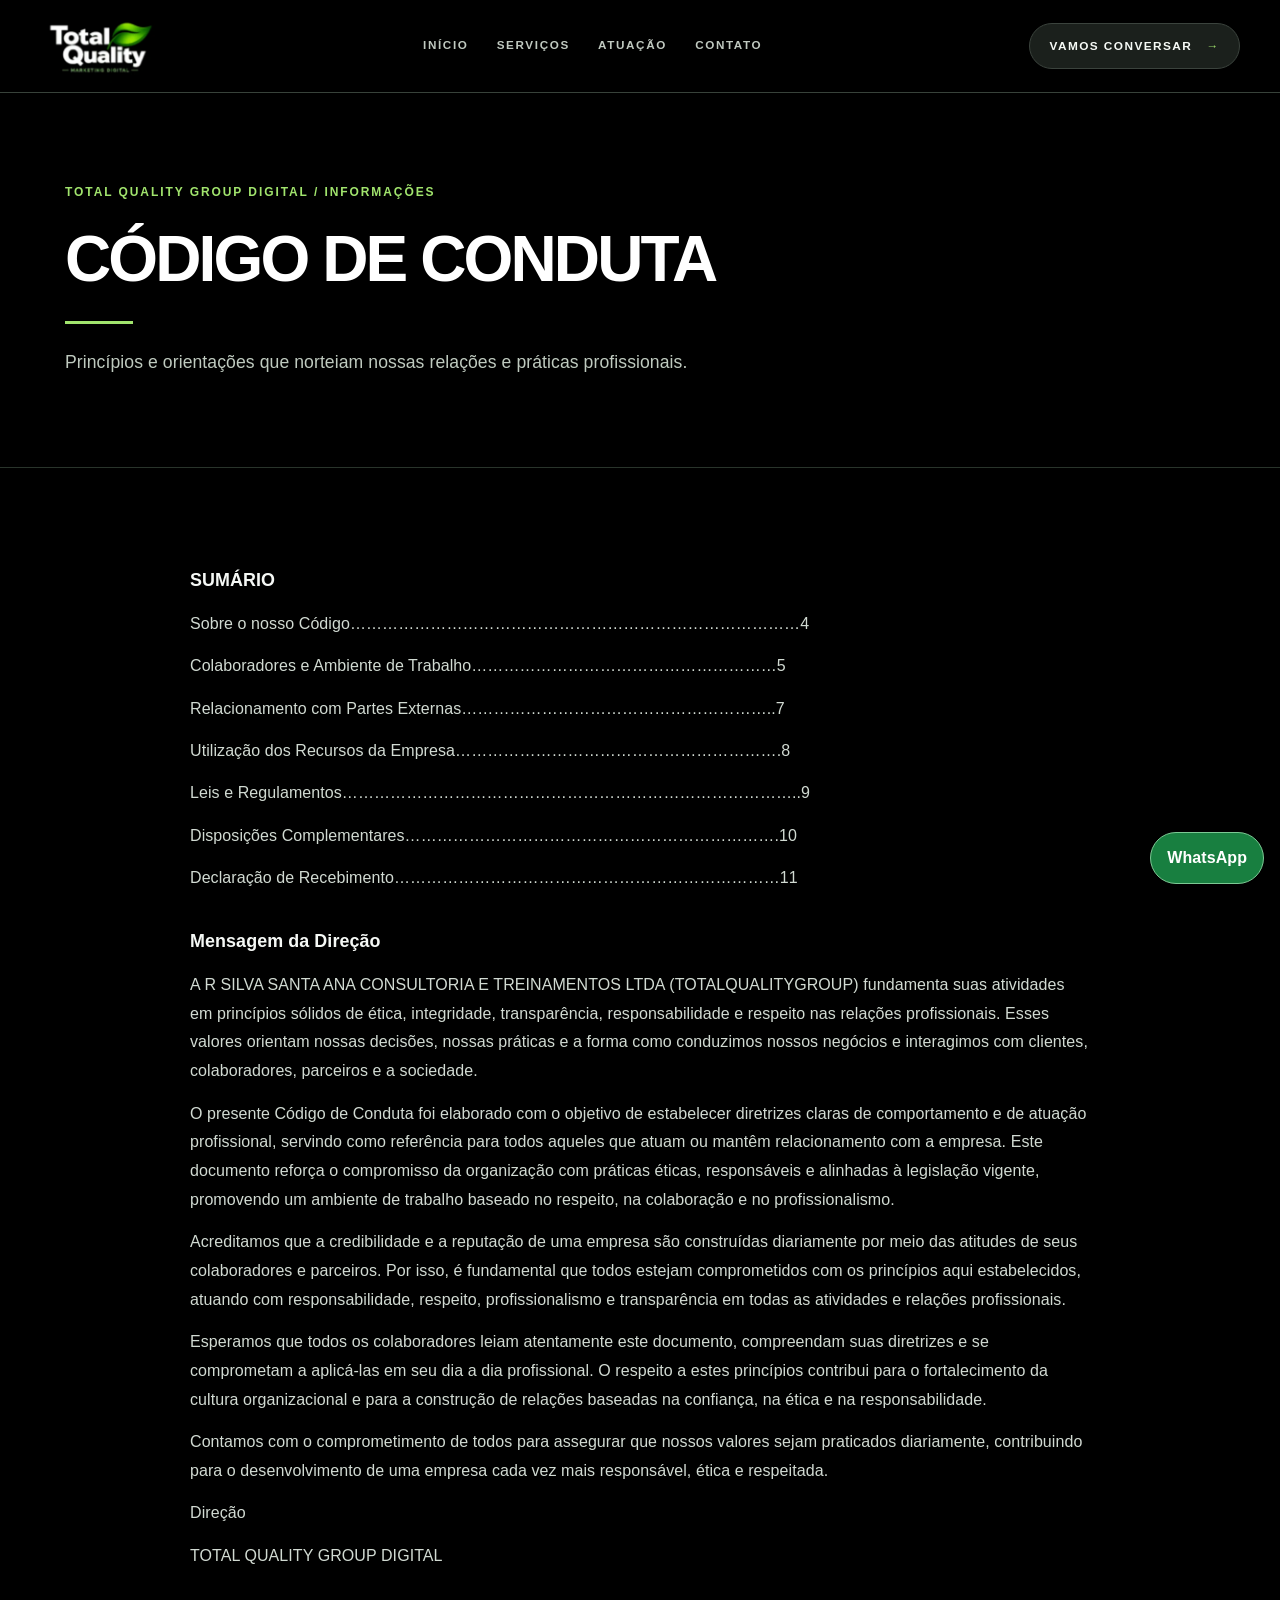
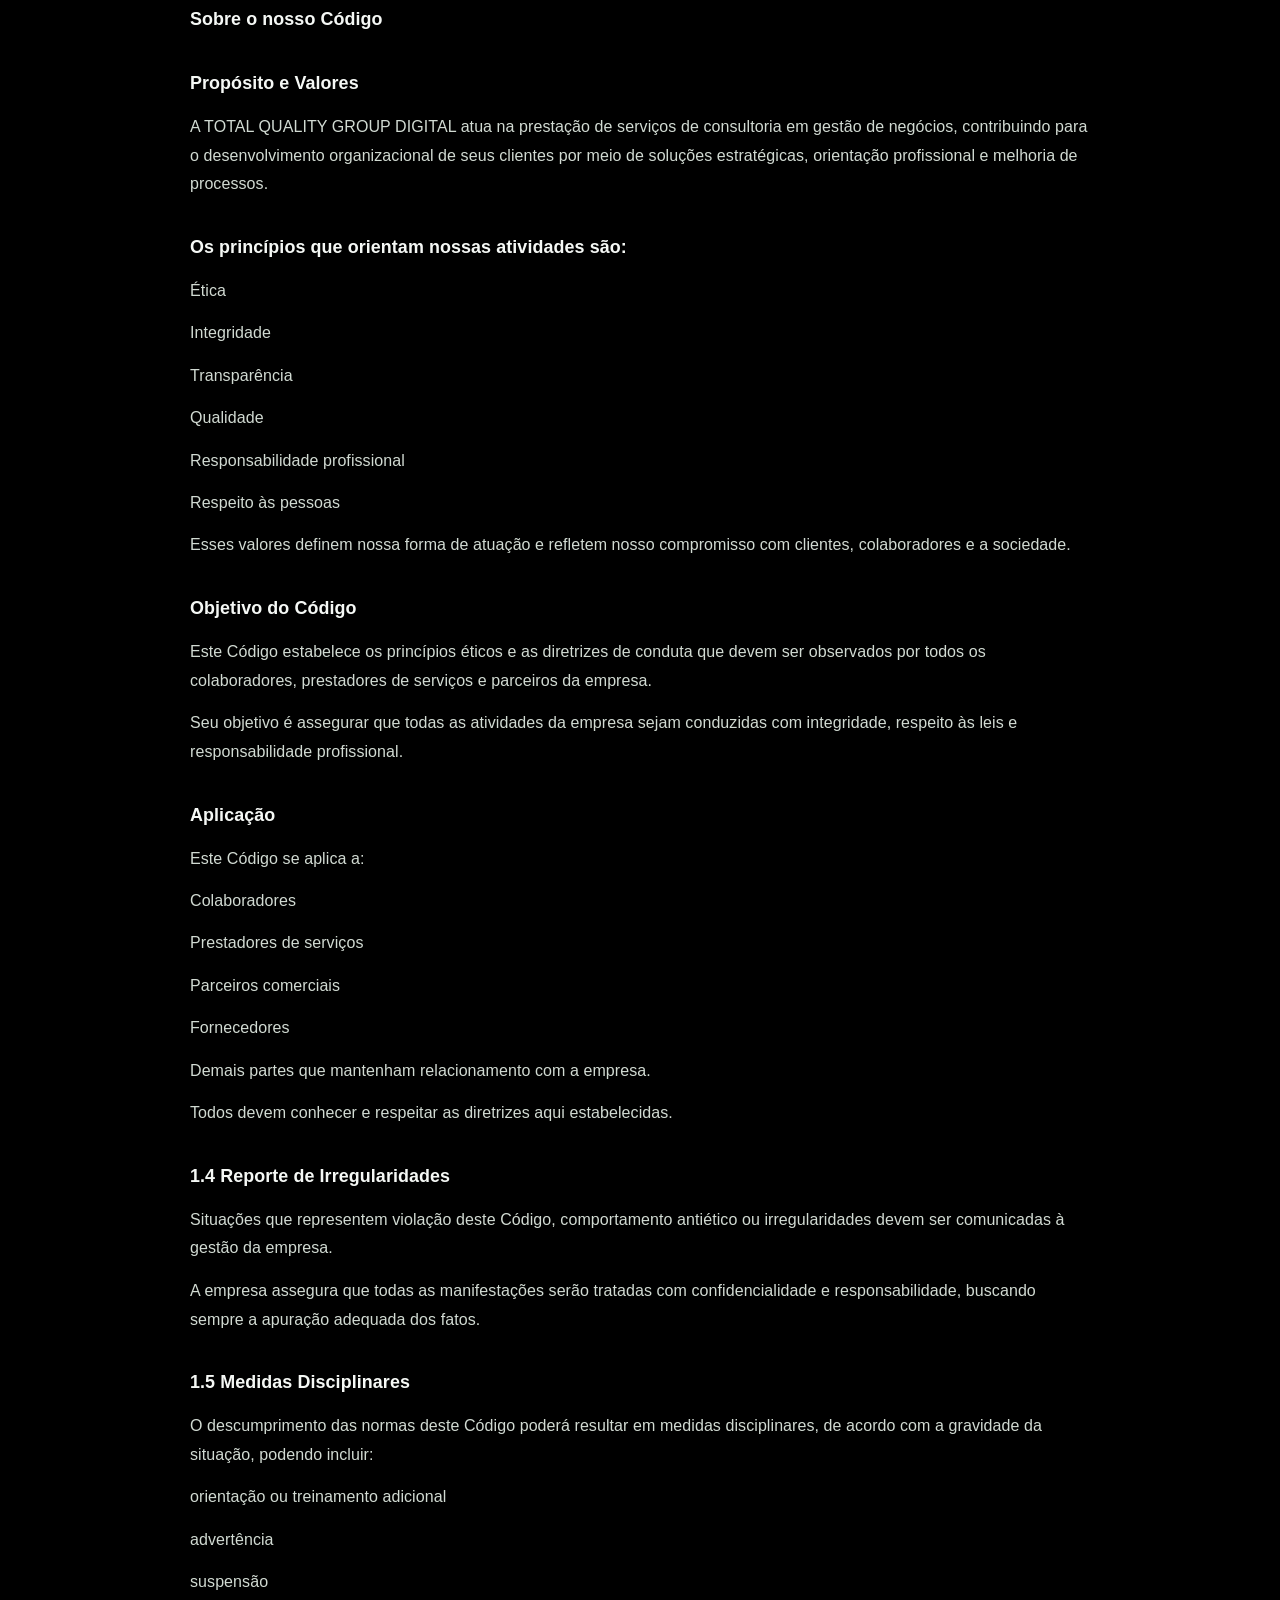
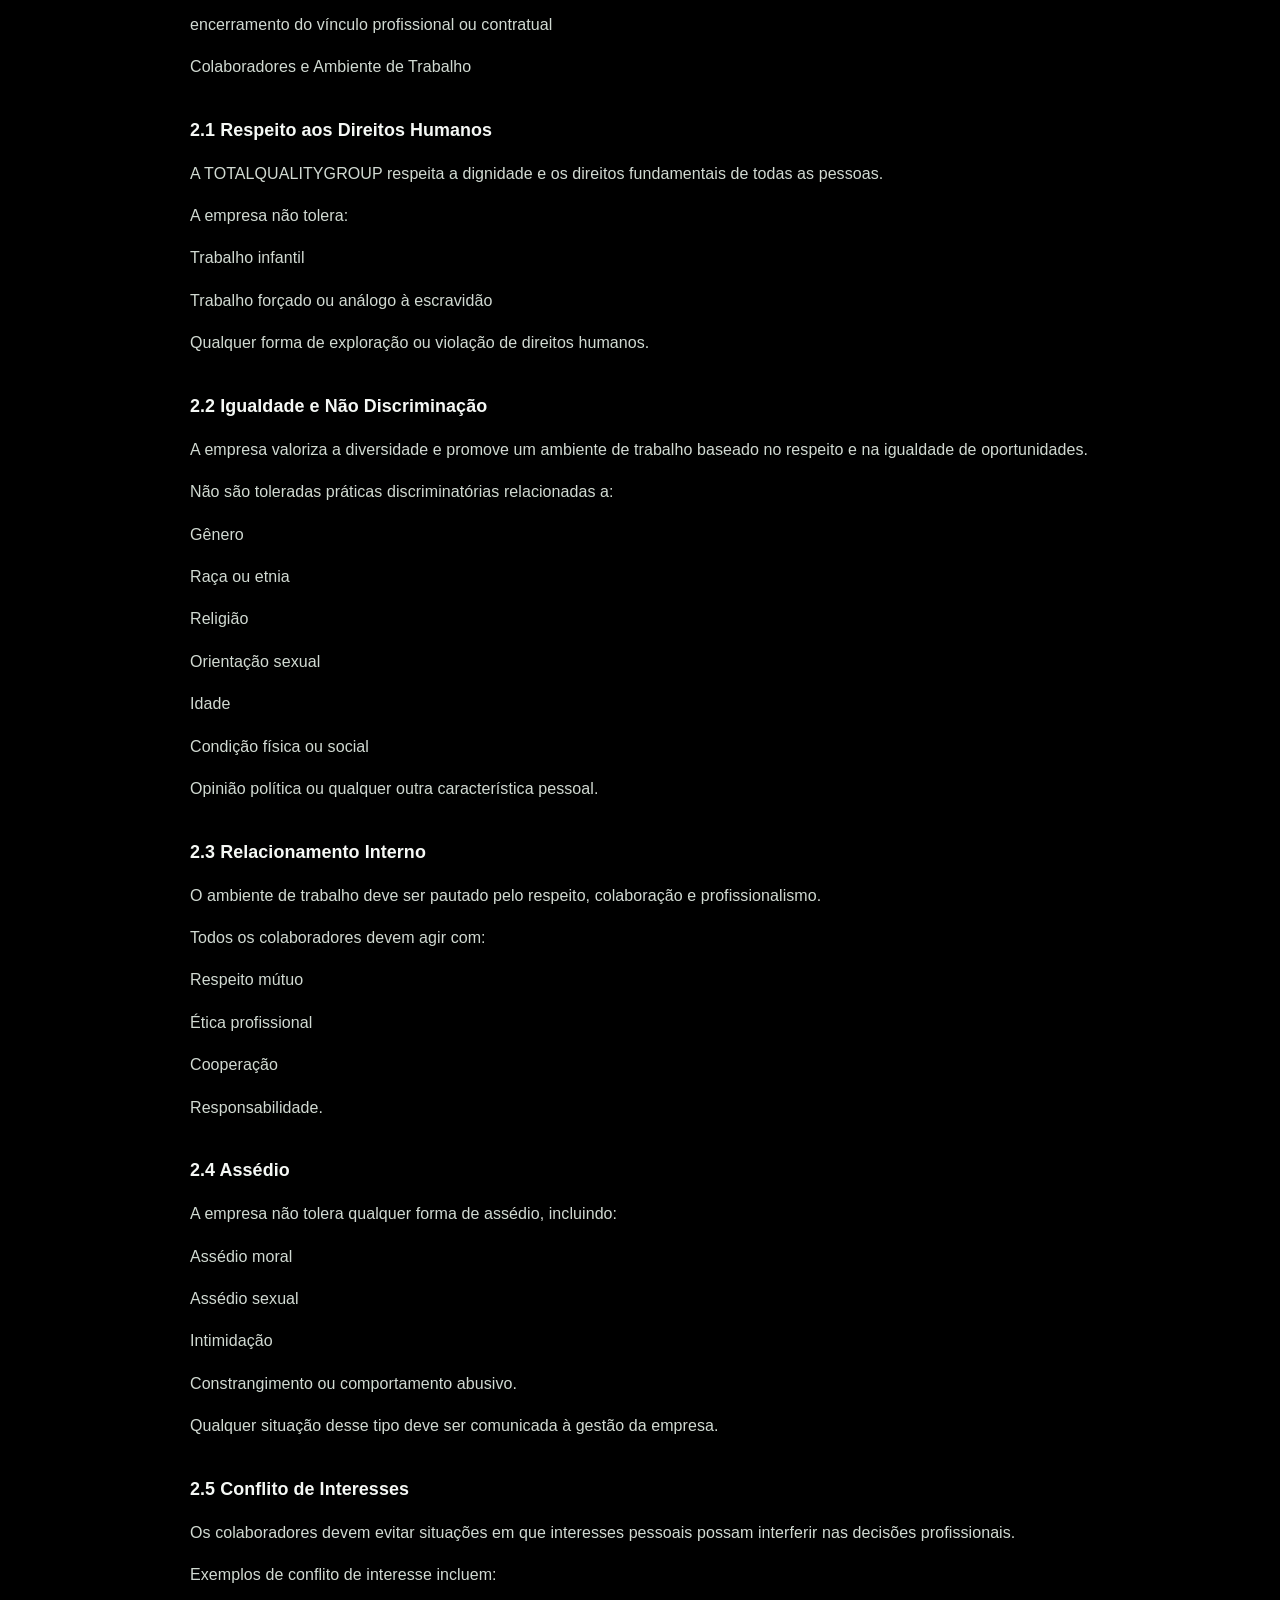
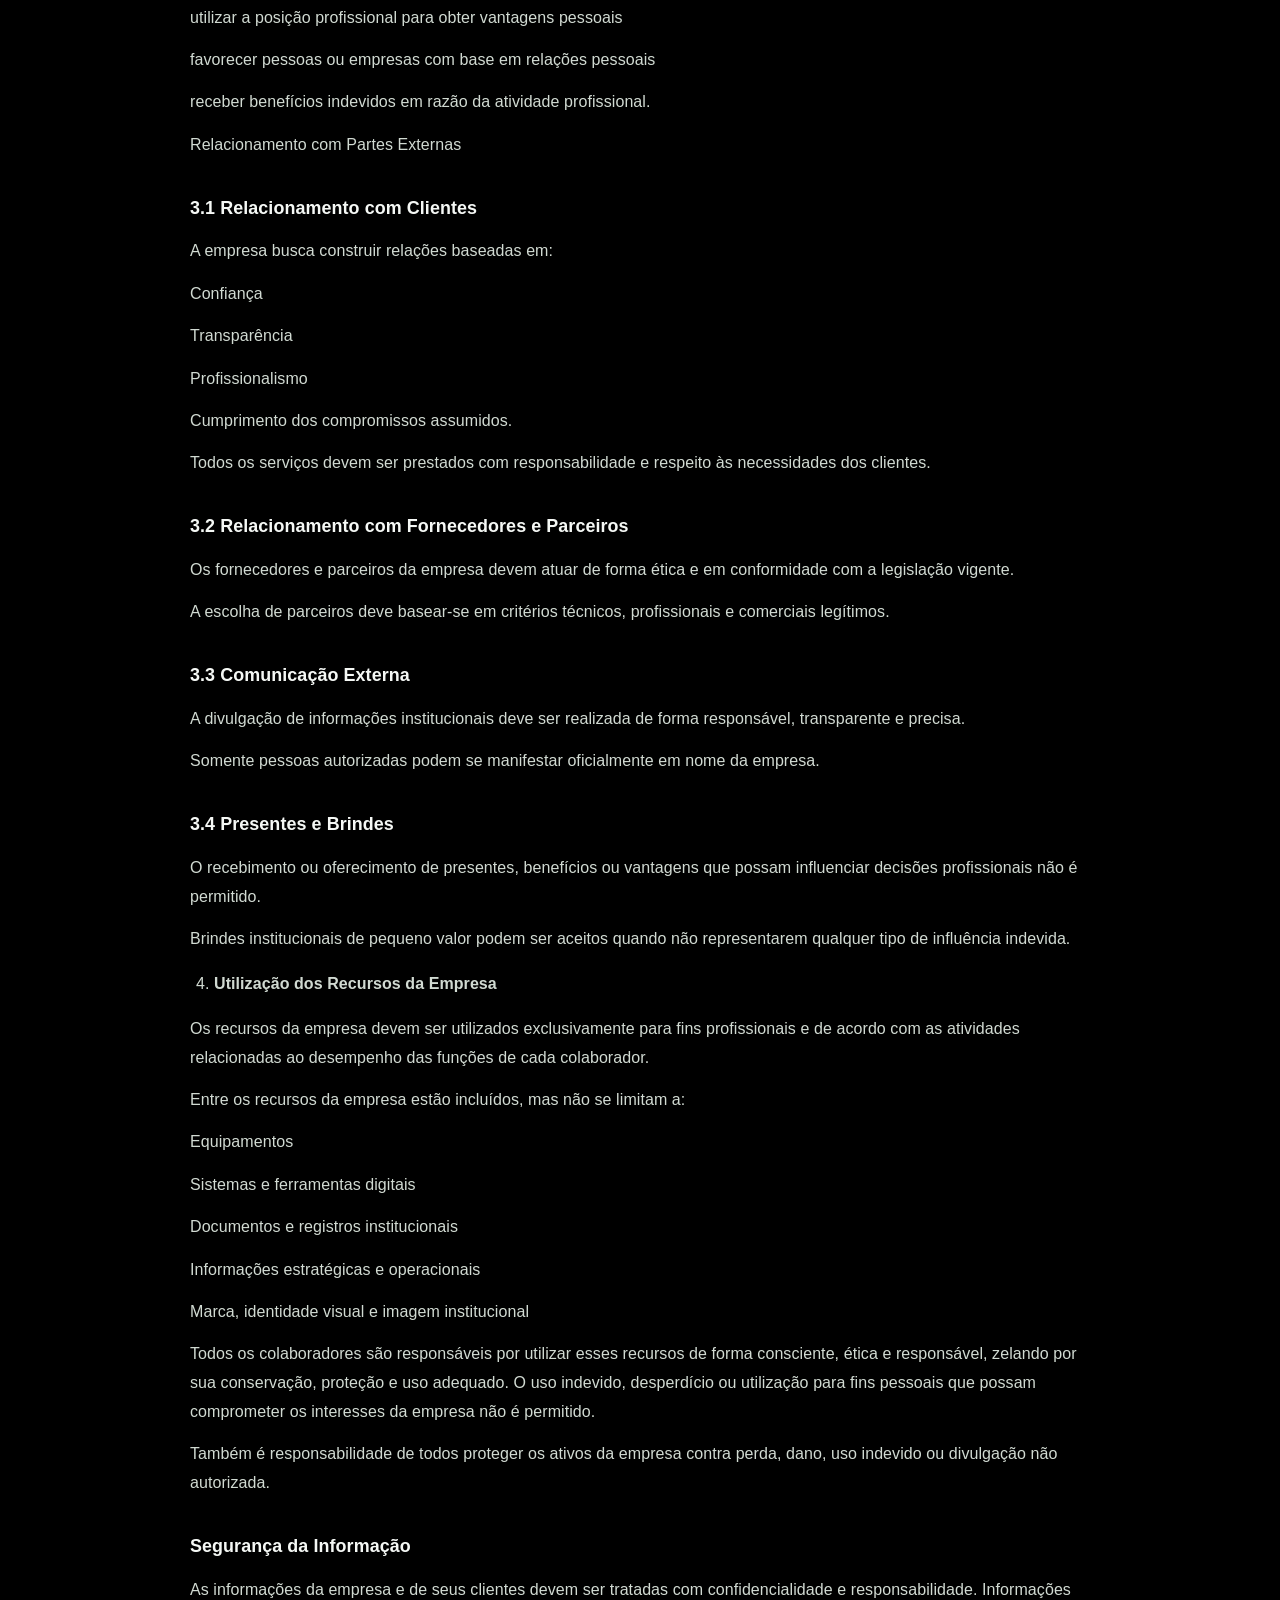
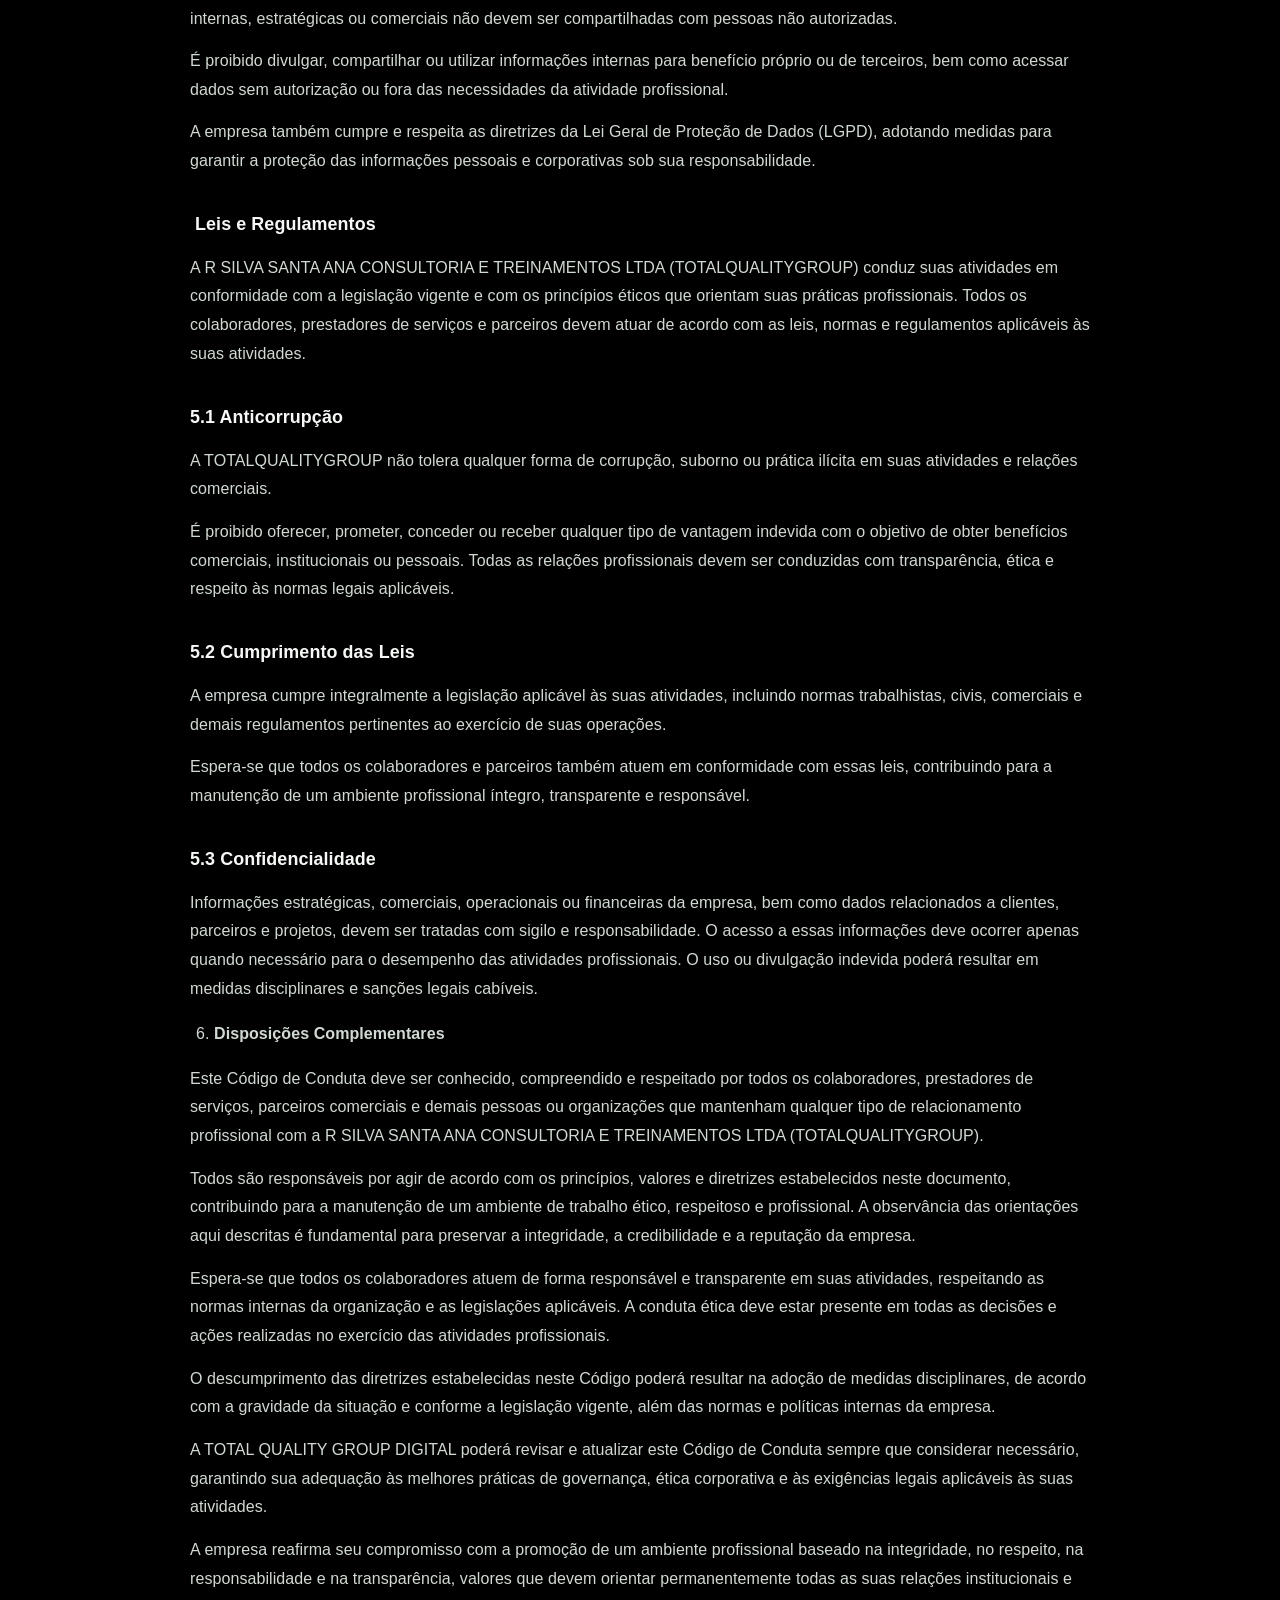
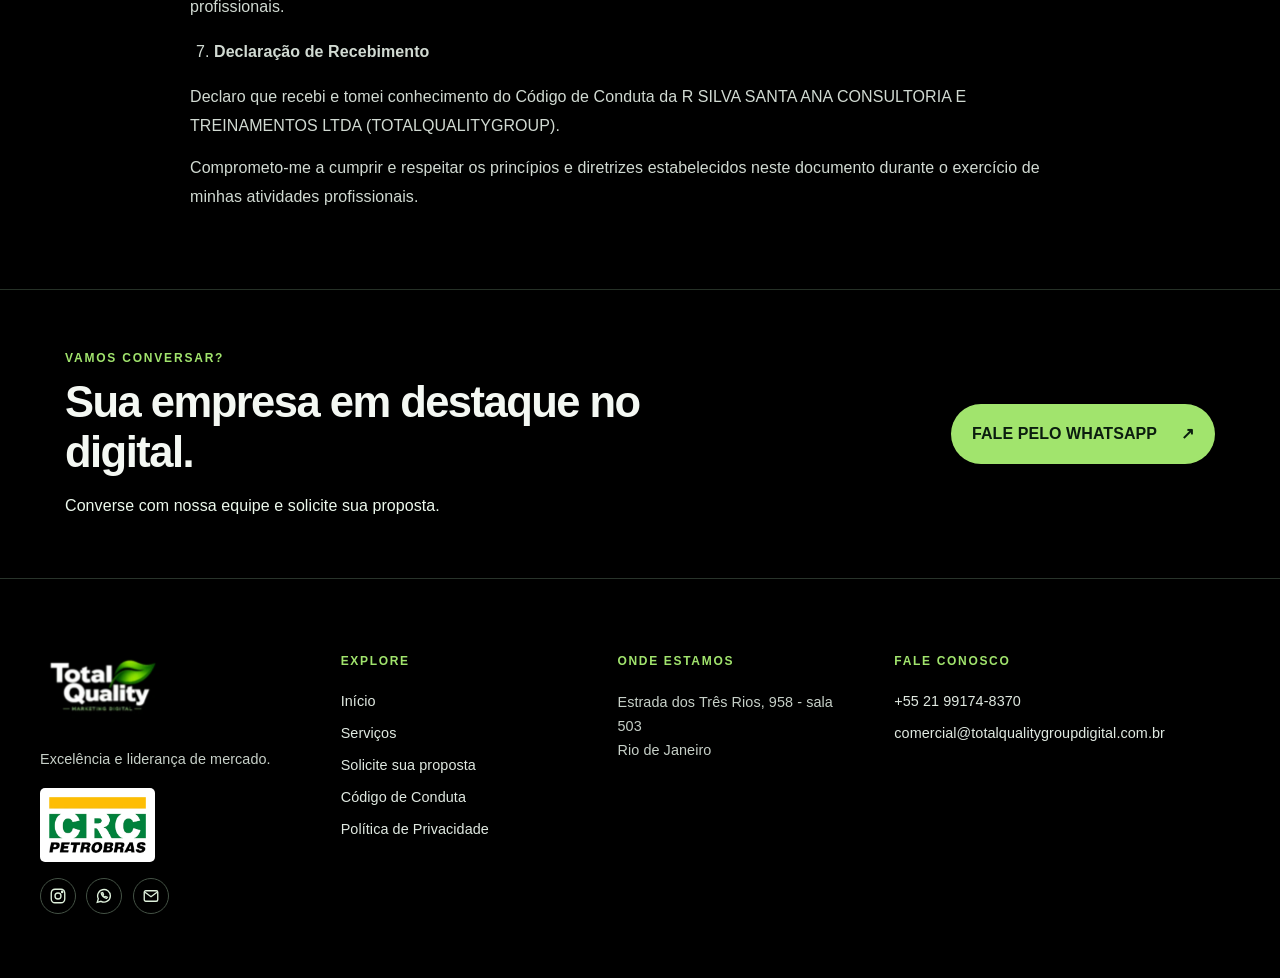
<file: privacy-policy/codigo-de-conduta/index.html>
<!doctype html>
<html lang="pt-BR">
  <head>
    <meta charset="UTF-8" />
    <meta name="viewport" content="width=device-width, initial-scale=1" />
    <title>Código de Conduta | Total Quality Group Digital</title>
    <meta name="description" content="Conheça o Código de Conduta da Total Quality Group Digital.">
    <link rel="canonical" href="https://totalqualitygroupdigital.com.br/codigo-de-conduta/">
    <meta property="og:title" content="Código de Conduta | Total Quality Group Digital">
    <meta property="og:description" content="Conheça o Código de Conduta da Total Quality Group Digital.">
    <meta property="og:url" content="https://totalqualitygroupdigital.com.br/codigo-de-conduta/">
    <meta property="og:type" content="website">
    <meta name="twitter:card" content="summary">
    <link rel="icon" href="/favicon.ico" sizes="any">
    <link rel="apple-touch-icon" href="/apple-touch-icon.png">
    <link rel="preload" as="image" href="/logo-total.webp">
    <link rel="stylesheet" href="/assets/index-24a48301.css">
  </head>
  <body>
    <div id="root">
      <a class="skip" href="#conteudo">Ir para o conteúdo</a>
      <header class="site-header">
        <div class="header-inner">
          <a class="site-logo" href="/" aria-label="Total Quality Group Digital — início"><img src="/logo-total.webp" alt="Total Quality Marketing Digital" width="121" height="83"/></a>
          <nav class="desktop-nav" aria-label="Navegação principal"><a href="/">INÍCIO</a><a href="/servicos/">SERVIÇOS</a><a href="/#atuacao">ATUAÇÃO</a><a href="/#contato">CONTATO</a></nav>
          <a class="header-contact" href="https://wa.me/5521991748370">VAMOS CONVERSAR <span aria-hidden="true">→</span></a>
          <details class="mobile-menu">
            <summary aria-label="Abrir menu de navegação">MENU <span aria-hidden="true">☰</span></summary>
            <nav aria-label="Navegação móvel"><a href="/">Início</a><a href="/servicos/">Serviços</a><a href="/#atuacao">Atuação</a><a href="/#contato">Contato</a><a href="https://wa.me/5521991748370">Vamos conversar ↗</a></nav>
          </details>
        </div>
      </header>
      <main id="conteudo" class="inner-page">
        <div class="legal-page">
          <section class="legal-hero">
            <div>
              <p class="legal-kicker">TOTAL QUALITY GROUP DIGITAL / INFORMAÇÕES</p>
              <h1>CÓDIGO DE CONDUTA</h1>
              <p>Princípios e orientações que norteiam nossas relações e práticas profissionais.</p>
            </div>
          </section>
          <div class="legal-layout">
            <article class="legal-document">
              <p><strong>SUMÁRIO</strong></p>
              <p>Sobre o nosso Código…………………………………………………………………………4</p>
              <p>Colaboradores e Ambiente de Trabalho…………………………………………………5</p>
              <p>Relacionamento com Partes Externas…………………………………………………..7</p>
              <p>Utilização dos Recursos da Empresa…………………………………………………….8</p>
              <p>Leis e Regulamentos…………………………………………………………………………..9</p>
              <p>Disposições Complementares…………………………………………………………….10</p>
              <p>Declaração de Recebimento………………………………………………………………11</p>
              <p><strong>Mensagem da Direção</strong></p>
              <p>A R SILVA SANTA ANA CONSULTORIA E TREINAMENTOS LTDA (TOTALQUALITYGROUP) fundamenta suas atividades em princípios sólidos de ética, integridade, transparência, responsabilidade e respeito nas relações profissionais. Esses valores orientam nossas decisões, nossas práticas e a forma como conduzimos nossos negócios e interagimos com clientes, colaboradores, parceiros e a sociedade.</p>
              <p>O presente Código de Conduta foi elaborado com o objetivo de estabelecer diretrizes claras de comportamento e de atuação profissional, servindo como referência para todos aqueles que atuam ou mantêm relacionamento com a empresa. Este documento reforça o compromisso da organização com práticas éticas, responsáveis e alinhadas à legislação vigente, promovendo um ambiente de trabalho baseado no respeito, na colaboração e no profissionalismo.</p>
              <p>Acreditamos que a credibilidade e a reputação de uma empresa são construídas diariamente por meio das atitudes de seus colaboradores e parceiros. Por isso, é fundamental que todos estejam comprometidos com os princípios aqui estabelecidos, atuando com responsabilidade, respeito, profissionalismo e transparência em todas as atividades e relações profissionais.</p>
              <p>Esperamos que todos os colaboradores leiam atentamente este documento, compreendam suas diretrizes e se comprometam a aplicá-las em seu dia a dia profissional. O respeito a estes princípios contribui para o fortalecimento da cultura organizacional e para a construção de relações baseadas na confiança, na ética e na responsabilidade.</p>
              <p>Contamos com o comprometimento de todos para assegurar que nossos valores sejam praticados diariamente, contribuindo para o desenvolvimento de uma empresa cada vez mais responsável, ética e respeitada.</p>
              <p>Direção</p>
              <p>TOTAL QUALITY GROUP DIGITAL</p>
              <p><strong>Sobre o nosso Código</strong></p>
              <p><strong>Propósito e Valores</strong></p>
              <p>A TOTAL QUALITY GROUP DIGITAL atua na prestação de serviços de consultoria em gestão de negócios, contribuindo para o desenvolvimento organizacional de seus clientes por meio de soluções estratégicas, orientação profissional e melhoria de processos.</p>
              <p><strong>Os princípios que orientam nossas atividades são:</strong></p>
              <p>Ética</p>
              <p>Integridade</p>
              <p>Transparência</p>
              <p>Qualidade</p>
              <p>Responsabilidade profissional</p>
              <p>Respeito às pessoas</p>
              <p>Esses valores definem nossa forma de atuação e refletem nosso compromisso com clientes, colaboradores e a sociedade.</p>
              <p><strong>Objetivo do Código</strong></p>
              <p>Este Código estabelece os princípios éticos e as diretrizes de conduta que devem ser observados por todos os colaboradores, prestadores de serviços e parceiros da empresa.</p>
              <p>Seu objetivo é assegurar que todas as atividades da empresa sejam conduzidas com integridade, respeito às leis e responsabilidade profissional.</p>
              <p><strong>Aplicação</strong></p>
              <p>Este Código se aplica a:</p>
              <p>Colaboradores</p>
              <p>Prestadores de serviços</p>
              <p>Parceiros comerciais</p>
              <p>Fornecedores</p>
              <p>Demais partes que mantenham relacionamento com a empresa.</p>
              <p>Todos devem conhecer e respeitar as diretrizes aqui estabelecidas.</p>
              <p><strong>1.4 Reporte de Irregularidades</strong></p>
              <p>Situações que representem violação deste Código, comportamento antiético ou irregularidades devem ser comunicadas à gestão da empresa.</p>
              <p>A empresa assegura que todas as manifestações serão tratadas com confidencialidade e responsabilidade, buscando sempre a apuração adequada dos fatos.</p>
              <p><strong>1.5 Medidas Disciplinares</strong></p>
              <p>O descumprimento das normas deste Código poderá resultar em medidas disciplinares, de acordo com a gravidade da situação, podendo incluir:</p>
              <p>orientação ou treinamento adicional</p>
              <p>advertência</p>
              <p>suspensão</p>
              <p>encerramento do vínculo profissional ou contratual</p>
              <p>Colaboradores e Ambiente de Trabalho</p>
              <p><strong>2.1 Respeito aos Direitos Humanos</strong></p>
              <p>A TOTALQUALITYGROUP respeita a dignidade e os direitos fundamentais de todas as pessoas.</p>
              <p>A empresa não tolera:</p>
              <p>Trabalho infantil</p>
              <p>Trabalho forçado ou análogo à escravidão</p>
              <p>Qualquer forma de exploração ou violação de direitos humanos.</p>
              <p><strong>2.2 Igualdade e Não Discriminação</strong></p>
              <p>A empresa valoriza a diversidade e promove um ambiente de trabalho baseado no respeito e na igualdade de oportunidades.</p>
              <p>Não são toleradas práticas discriminatórias relacionadas a:</p>
              <p>Gênero</p>
              <p>Raça ou etnia</p>
              <p>Religião</p>
              <p>Orientação sexual</p>
              <p>Idade</p>
              <p>Condição física ou social</p>
              <p>Opinião política ou qualquer outra característica pessoal.</p>
              <p><strong>2.3 Relacionamento Interno</strong></p>
              <p>O ambiente de trabalho deve ser pautado pelo respeito, colaboração e profissionalismo.</p>
              <p>Todos os colaboradores devem agir com:</p>
              <p>Respeito mútuo</p>
              <p>Ética profissional</p>
              <p>Cooperação</p>
              <p>Responsabilidade.</p>
              <p><strong>2.4 Assédio</strong></p>
              <p>A empresa não tolera qualquer forma de assédio, incluindo:</p>
              <p>Assédio moral</p>
              <p>Assédio sexual</p>
              <p>Intimidação</p>
              <p>Constrangimento ou comportamento abusivo.</p>
              <p>Qualquer situação desse tipo deve ser comunicada à gestão da empresa.</p>
              <p><strong>2.5 Conflito de Interesses</strong></p>
              <p>Os colaboradores devem evitar situações em que interesses pessoais possam interferir nas decisões profissionais.</p>
              <p>Exemplos de conflito de interesse incluem:</p>
              <p>utilizar a posição profissional para obter vantagens pessoais</p>
              <p>favorecer pessoas ou empresas com base em relações pessoais</p>
              <p>receber benefícios indevidos em razão da atividade profissional.</p>
              <p>Relacionamento com Partes Externas</p>
              <p><strong>3.1 Relacionamento com Clientes</strong></p>
              <p>A empresa busca construir relações baseadas em:</p>
              <p>Confiança</p>
              <p>Transparência</p>
              <p>Profissionalismo</p>
              <p>Cumprimento dos compromissos assumidos.</p>
              <p>Todos os serviços devem ser prestados com responsabilidade e respeito às necessidades dos clientes.</p>
              <p><strong>3.2 Relacionamento com Fornecedores e Parceiros</strong></p>
              <p>Os fornecedores e parceiros da empresa devem atuar de forma ética e em conformidade com a legislação vigente.</p>
              <p>A escolha de parceiros deve basear-se em critérios técnicos, profissionais e comerciais legítimos.</p>
              <p><strong>3.3 Comunicação Externa</strong></p>
              <p>A divulgação de informações institucionais deve ser realizada de forma responsável, transparente e precisa.</p>
              <p>Somente pessoas autorizadas podem se manifestar oficialmente em nome da empresa.</p>
              <p><strong>3.4 Presentes e Brindes</strong></p>
              <p>O recebimento ou oferecimento de presentes, benefícios ou vantagens que possam influenciar decisões profissionais não é permitido.</p>
              <p>Brindes institucionais de pequeno valor podem ser aceitos quando não representarem qualquer tipo de influência indevida.</p>
              <ol start="4" class="wp-block-list">
                <li><strong>Utilização dos Recursos da Empresa</strong></li>
              </ol>
              <p>Os recursos da empresa devem ser utilizados exclusivamente para fins profissionais e de acordo com as atividades relacionadas ao desempenho das funções de cada colaborador.</p>
              <p>Entre os recursos da empresa estão incluídos, mas não se limitam a:</p>
              <p>Equipamentos</p>
              <p>Sistemas e ferramentas digitais</p>
              <p>Documentos e registros institucionais</p>
              <p>Informações estratégicas e operacionais</p>
              <p>Marca, identidade visual e imagem institucional</p>
              <p>Todos os colaboradores são responsáveis por utilizar esses recursos de forma consciente, ética e responsável, zelando por sua conservação, proteção e uso adequado. O uso indevido, desperdício ou utilização para fins pessoais que possam comprometer os interesses da empresa não é permitido.</p>
              <p>Também é responsabilidade de todos proteger os ativos da empresa contra perda, dano, uso indevido ou divulgação não autorizada.</p>
              <p><strong>Segurança da Informação</strong></p>
              <p>As informações da empresa e de seus clientes devem ser tratadas com confidencialidade e responsabilidade. Informações internas, estratégicas ou comerciais não devem ser compartilhadas com pessoas não autorizadas.</p>
              <p>É proibido divulgar, compartilhar ou utilizar informações internas para benefício próprio ou de terceiros, bem como acessar dados sem autorização ou fora das necessidades da atividade profissional.</p>
              <p>A empresa também cumpre e respeita as diretrizes da Lei Geral de Proteção de Dados (LGPD), adotando medidas para garantir a proteção das informações pessoais e corporativas sob sua responsabilidade.</p>
              <p> <strong>Leis e Regulamentos</strong></p>
              <p>A R SILVA SANTA ANA CONSULTORIA E TREINAMENTOS LTDA (TOTALQUALITYGROUP) conduz suas atividades em conformidade com a legislação vigente e com os princípios éticos que orientam suas práticas profissionais. Todos os colaboradores, prestadores de serviços e parceiros devem atuar de acordo com as leis, normas e regulamentos aplicáveis às suas atividades.</p>
              <p><strong>5.1 Anticorrupção</strong></p>
              <p>A TOTALQUALITYGROUP não tolera qualquer forma de corrupção, suborno ou prática ilícita em suas atividades e relações comerciais.</p>
              <p>É proibido oferecer, prometer, conceder ou receber qualquer tipo de vantagem indevida com o objetivo de obter benefícios comerciais, institucionais ou pessoais. Todas as relações profissionais devem ser conduzidas com transparência, ética e respeito às normas legais aplicáveis.</p>
              <p><strong>5.2 Cumprimento das Leis</strong></p>
              <p>A empresa cumpre integralmente a legislação aplicável às suas atividades, incluindo normas trabalhistas, civis, comerciais e demais regulamentos pertinentes ao exercício de suas operações.</p>
              <p>Espera-se que todos os colaboradores e parceiros também atuem em conformidade com essas leis, contribuindo para a manutenção de um ambiente profissional íntegro, transparente e responsável.</p>
              <p><strong>5.3 Confidencialidade</strong></p>
              <p>Informações estratégicas, comerciais, operacionais ou financeiras da empresa, bem como dados relacionados a clientes, parceiros e projetos, devem ser tratadas com sigilo e responsabilidade. O acesso a essas informações deve ocorrer apenas quando necessário para o desempenho das atividades profissionais. O uso ou divulgação indevida poderá resultar em medidas disciplinares e sanções legais cabíveis.</p>
              <ol start="6" class="wp-block-list">
                <li><strong>Disposições Complementares</strong></li>
              </ol>
              <p>Este Código de Conduta deve ser conhecido, compreendido e respeitado por todos os colaboradores, prestadores de serviços, parceiros comerciais e demais pessoas ou organizações que mantenham qualquer tipo de relacionamento profissional com a R SILVA SANTA ANA CONSULTORIA E TREINAMENTOS LTDA (TOTALQUALITYGROUP).</p>
              <p>Todos são responsáveis por agir de acordo com os princípios, valores e diretrizes estabelecidos neste documento, contribuindo para a manutenção de um ambiente de trabalho ético, respeitoso e profissional. A observância das orientações aqui descritas é fundamental para preservar a integridade, a credibilidade e a reputação da empresa.</p>
              <p>Espera-se que todos os colaboradores atuem de forma responsável e transparente em suas atividades, respeitando as normas internas da organização e as legislações aplicáveis. A conduta ética deve estar presente em todas as decisões e ações realizadas no exercício das atividades profissionais.</p>
              <p>O descumprimento das diretrizes estabelecidas neste Código poderá resultar na adoção de medidas disciplinares, de acordo com a gravidade da situação e conforme a legislação vigente, além das normas e políticas internas da empresa.</p>
              <p>A TOTAL QUALITY GROUP DIGITAL poderá revisar e atualizar este Código de Conduta sempre que considerar necessário, garantindo sua adequação às melhores práticas de governança, ética corporativa e às exigências legais aplicáveis às suas atividades.</p>
              <p>A empresa reafirma seu compromisso com a promoção de um ambiente profissional baseado na integridade, no respeito, na responsabilidade e na transparência, valores que devem orientar permanentemente todas as suas relações institucionais e profissionais.</p>
              <ol start="7" class="wp-block-list">
                <li><strong>Declaração de Recebimento</strong></li>
              </ol>
              <p>Declaro que recebi e tomei conhecimento do Código de Conduta da R SILVA SANTA ANA CONSULTORIA E TREINAMENTOS LTDA (TOTALQUALITYGROUP).</p>
              <p>Comprometo-me a cumprir e respeitar os princípios e diretrizes estabelecidos neste documento durante o exercício de minhas atividades profissionais.</p>
            </article>
          </div>
        </div>
      </main>
      <section id="contato" class="contact-band" aria-labelledby="contact-title">
        <div>
          <p class="contact-kicker">VAMOS CONVERSAR?</p>
          <h2 id="contact-title">Sua empresa em destaque no digital.</h2>
          <p>Converse com nossa equipe e solicite sua proposta.</p>
        </div>
        <a href="https://wa.me/5521991748370">FALE PELO WHATSAPP <span aria-hidden="true">↗</span></a>
      </section>
      <footer class="site-footer">
        <div class="footer-grid">
          <div class="footer-brand">
            <a href="/" aria-label="Total Quality Group Digital — início"><img src="/logo-total.webp" alt="Total Quality Marketing Digital" width="121" height="83"/></a>
            <p>Excelência e liderança de mercado.</p>
            <div class="footer-credential"><img src="/crc-petrobras.webp" alt="CRC Petrobras" width="315" height="181" loading="lazy" decoding="async"/></div>
            <div class="footer-social"><a href="https://www.instagram.com/totaldigital26" aria-label="Instagram da Total Quality Group Digital" target="_blank" rel="noopener noreferrer"><svg viewBox="0 0 24 24" fill="none" stroke="currentColor" stroke-width="1.8" aria-hidden="true"><rect x="3" y="3" width="18" height="18" rx="5"></rect><circle cx="12" cy="12" r="4"></circle><circle cx="17.5" cy="6.5" r=".8" fill="currentColor"></circle></svg></a><a href="https://wa.me/5521991748370" aria-label="WhatsApp da Total Quality Group Digital"><svg viewBox="0 0 24 24" fill="none" stroke="currentColor" stroke-width="1.8" aria-hidden="true"><path d="M20.5 11.6A8.5 8.5 0 0 1 8 19.1L3 20.5l1.4-4.8a8.5 8.5 0 1 1 16.1-4.1Z"></path><path d="M8.4 8.1c.3 3.5 3.5 6.7 7 7l1-1.5-2.2-1-1 1c-1.4-.5-2.4-1.5-2.9-2.9l1-1-1-2.2-1.9.6Z"></path></svg></a><a href="mailto:comercial@totalqualitygroupdigital.com.br" aria-label="Enviar e-mail"><svg viewBox="0 0 24 24" fill="none" stroke="currentColor" stroke-width="1.8" aria-hidden="true"><rect x="3" y="5" width="18" height="14" rx="2"></rect><path d="m4 7 8 6 8-6"></path></svg></a></div>
          </div>
          <div class="footer-column">
            <h2>EXPLORE</h2>
            <a href="/">Início</a><a href="/servicos/">Serviços</a><a href="https://wa.me/5521991748370">Solicite sua proposta</a><a href="/codigo-de-conduta/">Código de Conduta</a><a href="/privacy-policy/">Política de Privacidade</a>
          </div>
          <div class="footer-column">
            <h2>ONDE ESTAMOS</h2>
            <address>Estrada dos Três Rios, 958 - sala 503<br/>Rio de Janeiro</address>
          </div>
          <div class="footer-column">
            <h2>FALE CONOSCO</h2>
            <a href="tel:+5521991748370">+55 21 99174-8370</a><a href="mailto:comercial@totalqualitygroupdigital.com.br">comercial@totalqualitygroupdigital.com.br</a>
          </div>
        </div>
      </footer>
      <a class="floating" href="https://wa.me/5521991748370" aria-label="Conversar pelo WhatsApp">WhatsApp</a>
    </div>
  </body>
</html>
</file>
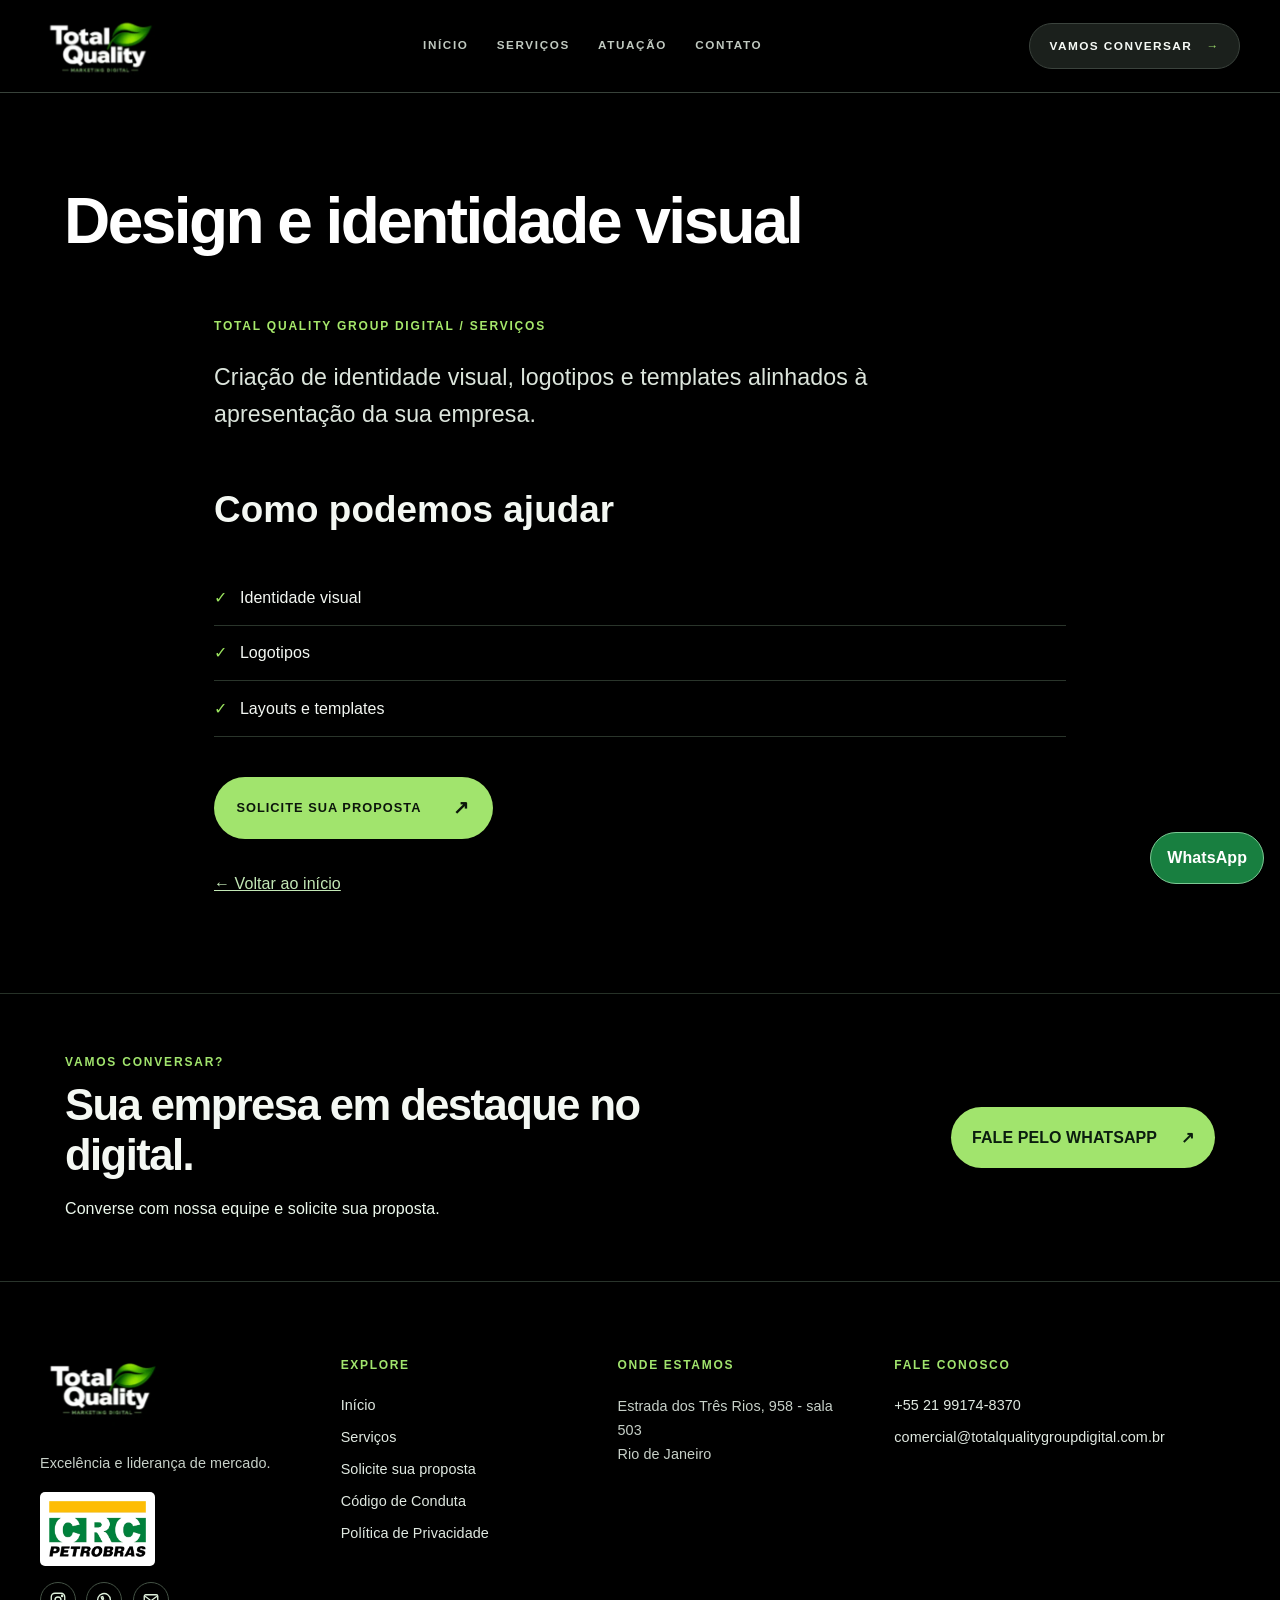
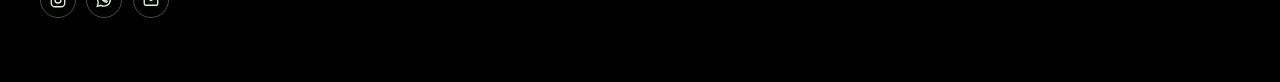
<file: servicos/design/index.html>
<!doctype html>
<html lang="pt-BR">
  <head>
    <meta charset="UTF-8" />
    <meta name="viewport" content="width=device-width, initial-scale=1" />
    <title>Design e identidade visual | Total Quality Group Digital</title>
    <meta name="description" content="Criação de identidade visual, logotipos e templates alinhados à apresentação da sua empresa.">
    <link rel="canonical" href="https://totalqualitygroupdigital.com.br/servicos/design/">
    <meta property="og:title" content="Design e identidade visual | Total Quality Group Digital">
    <meta property="og:description" content="Criação de identidade visual, logotipos e templates alinhados à apresentação da sua empresa.">
    <meta property="og:url" content="https://totalqualitygroupdigital.com.br/servicos/design/">
    <meta property="og:type" content="website">
    <meta name="twitter:card" content="summary">
    <link rel="icon" href="/favicon.ico" sizes="any">
    <link rel="apple-touch-icon" href="/apple-touch-icon.png">
    <link rel="preload" as="image" href="/logo-total.webp">
    <link rel="stylesheet" href="/assets/index-24a48301.css">
  </head>
  <body>
    <div id="root">
      <a class="skip" href="#conteudo">Ir para o conteúdo</a>
      <header class="site-header">
        <div class="header-inner">
          <a class="site-logo" href="/" aria-label="Total Quality Group Digital — início"><img src="/logo-total.webp" alt="Total Quality Marketing Digital" width="121" height="83"/></a>
          <nav class="desktop-nav" aria-label="Navegação principal"><a href="/">INÍCIO</a><a href="/servicos/">SERVIÇOS</a><a href="/#atuacao">ATUAÇÃO</a><a href="/#contato">CONTATO</a></nav>
          <a class="header-contact" href="https://wa.me/5521991748370">VAMOS CONVERSAR <span aria-hidden="true">→</span></a>
          <details class="mobile-menu">
            <summary aria-label="Abrir menu de navegação">MENU <span aria-hidden="true">☰</span></summary>
            <nav aria-label="Navegação móvel"><a href="/">Início</a><a href="/servicos/">Serviços</a><a href="/#atuacao">Atuação</a><a href="/#contato">Contato</a><a href="https://wa.me/5521991748370">Vamos conversar ↗</a></nav>
          </details>
        </div>
      </header>
      <main id="conteudo" class="inner-page">
        <h1 class="page-title">Design e identidade visual</h1>
        <div class="service-detail">
          <p class="service-kicker">TOTAL QUALITY GROUP DIGITAL / SERVIÇOS</p>
          <p class="service-lead">Criação de identidade visual, logotipos e templates alinhados à apresentação da sua empresa.</p>
          <h2>Como podemos ajudar</h2>
          <ul>
            <li>Identidade visual</li>
            <li>Logotipos</li>
            <li>Layouts e templates</li>
          </ul>
          <a class="hero-button" href="https://wa.me/5521991748370">SOLICITE SUA PROPOSTA <span aria-hidden="true">↗</span></a>
          <p class="service-back"><a href="/">← Voltar ao início</a></p>
        </div>
      </main>
      <section id="contato" class="contact-band" aria-labelledby="contact-title">
        <div>
          <p class="contact-kicker">VAMOS CONVERSAR?</p>
          <h2 id="contact-title">Sua empresa em destaque no digital.</h2>
          <p>Converse com nossa equipe e solicite sua proposta.</p>
        </div>
        <a href="https://wa.me/5521991748370">FALE PELO WHATSAPP <span aria-hidden="true">↗</span></a>
      </section>
      <footer class="site-footer">
        <div class="footer-grid">
          <div class="footer-brand">
            <a href="/" aria-label="Total Quality Group Digital — início"><img src="/logo-total.webp" alt="Total Quality Marketing Digital" width="121" height="83"/></a>
            <p>Excelência e liderança de mercado.</p>
            <div class="footer-credential"><img src="/crc-petrobras.webp" alt="CRC Petrobras" width="315" height="181" loading="lazy" decoding="async"/></div>
            <div class="footer-social"><a href="https://www.instagram.com/totaldigital26" aria-label="Instagram da Total Quality Group Digital" target="_blank" rel="noopener noreferrer"><svg viewBox="0 0 24 24" fill="none" stroke="currentColor" stroke-width="1.8" aria-hidden="true"><rect x="3" y="3" width="18" height="18" rx="5"></rect><circle cx="12" cy="12" r="4"></circle><circle cx="17.5" cy="6.5" r=".8" fill="currentColor"></circle></svg></a><a href="https://wa.me/5521991748370" aria-label="WhatsApp da Total Quality Group Digital"><svg viewBox="0 0 24 24" fill="none" stroke="currentColor" stroke-width="1.8" aria-hidden="true"><path d="M20.5 11.6A8.5 8.5 0 0 1 8 19.1L3 20.5l1.4-4.8a8.5 8.5 0 1 1 16.1-4.1Z"></path><path d="M8.4 8.1c.3 3.5 3.5 6.7 7 7l1-1.5-2.2-1-1 1c-1.4-.5-2.4-1.5-2.9-2.9l1-1-1-2.2-1.9.6Z"></path></svg></a><a href="mailto:comercial@totalqualitygroupdigital.com.br" aria-label="Enviar e-mail"><svg viewBox="0 0 24 24" fill="none" stroke="currentColor" stroke-width="1.8" aria-hidden="true"><rect x="3" y="5" width="18" height="14" rx="2"></rect><path d="m4 7 8 6 8-6"></path></svg></a></div>
          </div>
          <div class="footer-column">
            <h2>EXPLORE</h2>
            <a href="/">Início</a><a href="/servicos/">Serviços</a><a href="https://wa.me/5521991748370">Solicite sua proposta</a><a href="/codigo-de-conduta/">Código de Conduta</a><a href="/privacy-policy/">Política de Privacidade</a>
          </div>
          <div class="footer-column">
            <h2>ONDE ESTAMOS</h2>
            <address>Estrada dos Três Rios, 958 - sala 503<br/>Rio de Janeiro</address>
          </div>
          <div class="footer-column">
            <h2>FALE CONOSCO</h2>
            <a href="tel:+5521991748370">+55 21 99174-8370</a><a href="mailto:comercial@totalqualitygroupdigital.com.br">comercial@totalqualitygroupdigital.com.br</a>
          </div>
        </div>
      </footer>
      <a class="floating" href="https://wa.me/5521991748370" aria-label="Conversar pelo WhatsApp">WhatsApp</a>
    </div>
  </body>
</html>
</file>
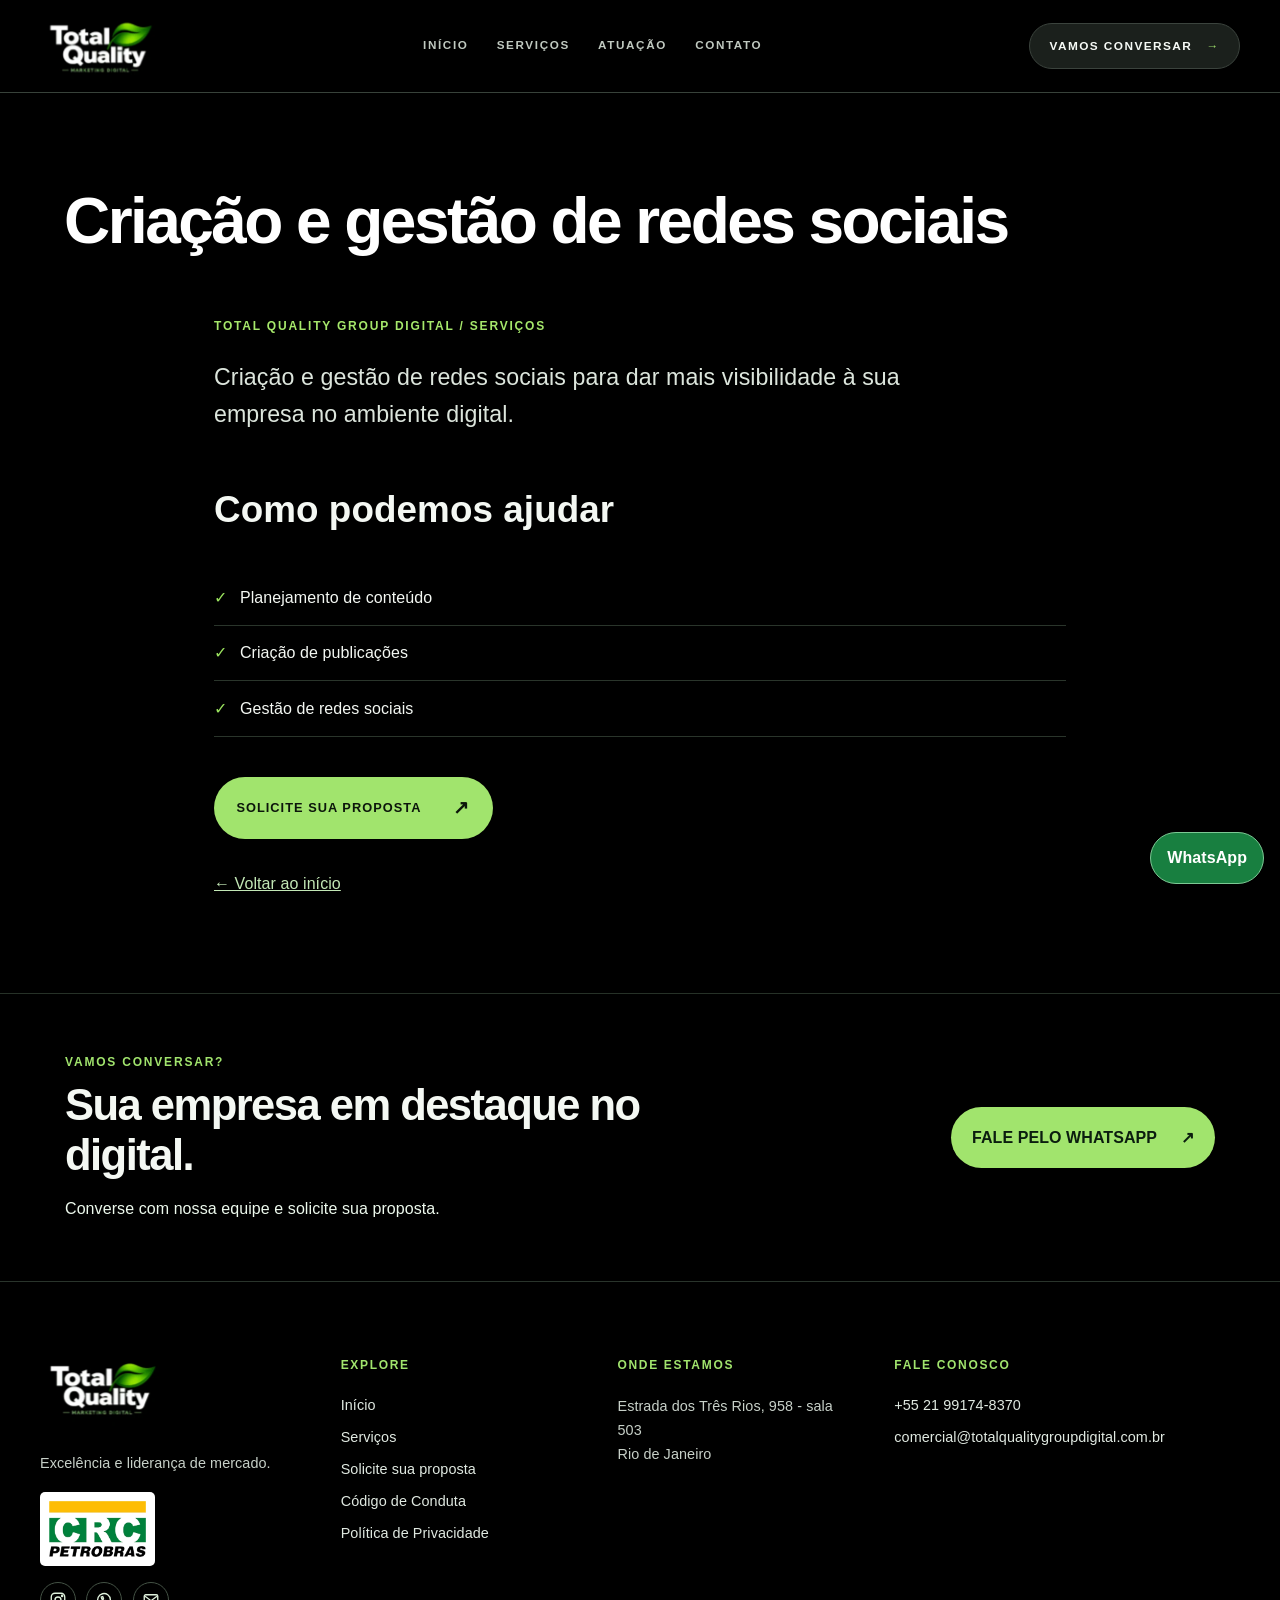
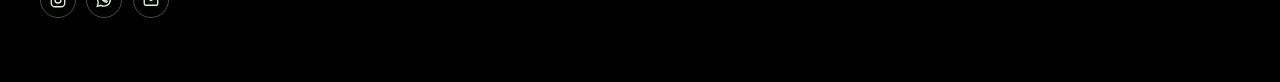
<file: servicos/redes-sociais/index.html>
<!doctype html>
<html lang="pt-BR">
  <head>
    <meta charset="UTF-8" />
    <meta name="viewport" content="width=device-width, initial-scale=1" />
    <title>Criação e gestão de redes sociais | Total Quality Group Digital</title>
    <meta name="description" content="Criação e gestão de redes sociais para dar mais visibilidade à sua empresa no ambiente digital.">
    <link rel="canonical" href="https://totalqualitygroupdigital.com.br/servicos/redes-sociais/">
    <meta property="og:title" content="Criação e gestão de redes sociais | Total Quality Group Digital">
    <meta property="og:description" content="Criação e gestão de redes sociais para dar mais visibilidade à sua empresa no ambiente digital.">
    <meta property="og:url" content="https://totalqualitygroupdigital.com.br/servicos/redes-sociais/">
    <meta property="og:type" content="website">
    <meta name="twitter:card" content="summary">
    <link rel="icon" href="/favicon.ico" sizes="any">
    <link rel="apple-touch-icon" href="/apple-touch-icon.png">
    <link rel="preload" as="image" href="/logo-total.webp">
    <link rel="stylesheet" href="/assets/index-24a48301.css">
  </head>
  <body>
    <div id="root">
      <a class="skip" href="#conteudo">Ir para o conteúdo</a>
      <header class="site-header">
        <div class="header-inner">
          <a class="site-logo" href="/" aria-label="Total Quality Group Digital — início"><img src="/logo-total.webp" alt="Total Quality Marketing Digital" width="121" height="83"/></a>
          <nav class="desktop-nav" aria-label="Navegação principal"><a href="/">INÍCIO</a><a href="/servicos/">SERVIÇOS</a><a href="/#atuacao">ATUAÇÃO</a><a href="/#contato">CONTATO</a></nav>
          <a class="header-contact" href="https://wa.me/5521991748370">VAMOS CONVERSAR <span aria-hidden="true">→</span></a>
          <details class="mobile-menu">
            <summary aria-label="Abrir menu de navegação">MENU <span aria-hidden="true">☰</span></summary>
            <nav aria-label="Navegação móvel"><a href="/">Início</a><a href="/servicos/">Serviços</a><a href="/#atuacao">Atuação</a><a href="/#contato">Contato</a><a href="https://wa.me/5521991748370">Vamos conversar ↗</a></nav>
          </details>
        </div>
      </header>
      <main id="conteudo" class="inner-page">
        <h1 class="page-title">Criação e gestão de redes sociais</h1>
        <div class="service-detail">
          <p class="service-kicker">TOTAL QUALITY GROUP DIGITAL / SERVIÇOS</p>
          <p class="service-lead">Criação e gestão de redes sociais para dar mais visibilidade à sua empresa no ambiente digital.</p>
          <h2>Como podemos ajudar</h2>
          <ul>
            <li>Planejamento de conteúdo</li>
            <li>Criação de publicações</li>
            <li>Gestão de redes sociais</li>
          </ul>
          <a class="hero-button" href="https://wa.me/5521991748370">SOLICITE SUA PROPOSTA <span aria-hidden="true">↗</span></a>
          <p class="service-back"><a href="/">← Voltar ao início</a></p>
        </div>
      </main>
      <section id="contato" class="contact-band" aria-labelledby="contact-title">
        <div>
          <p class="contact-kicker">VAMOS CONVERSAR?</p>
          <h2 id="contact-title">Sua empresa em destaque no digital.</h2>
          <p>Converse com nossa equipe e solicite sua proposta.</p>
        </div>
        <a href="https://wa.me/5521991748370">FALE PELO WHATSAPP <span aria-hidden="true">↗</span></a>
      </section>
      <footer class="site-footer">
        <div class="footer-grid">
          <div class="footer-brand">
            <a href="/" aria-label="Total Quality Group Digital — início"><img src="/logo-total.webp" alt="Total Quality Marketing Digital" width="121" height="83"/></a>
            <p>Excelência e liderança de mercado.</p>
            <div class="footer-credential"><img src="/crc-petrobras.webp" alt="CRC Petrobras" width="315" height="181" loading="lazy" decoding="async"/></div>
            <div class="footer-social"><a href="https://www.instagram.com/totaldigital26" aria-label="Instagram da Total Quality Group Digital" target="_blank" rel="noopener noreferrer"><svg viewBox="0 0 24 24" fill="none" stroke="currentColor" stroke-width="1.8" aria-hidden="true"><rect x="3" y="3" width="18" height="18" rx="5"></rect><circle cx="12" cy="12" r="4"></circle><circle cx="17.5" cy="6.5" r=".8" fill="currentColor"></circle></svg></a><a href="https://wa.me/5521991748370" aria-label="WhatsApp da Total Quality Group Digital"><svg viewBox="0 0 24 24" fill="none" stroke="currentColor" stroke-width="1.8" aria-hidden="true"><path d="M20.5 11.6A8.5 8.5 0 0 1 8 19.1L3 20.5l1.4-4.8a8.5 8.5 0 1 1 16.1-4.1Z"></path><path d="M8.4 8.1c.3 3.5 3.5 6.7 7 7l1-1.5-2.2-1-1 1c-1.4-.5-2.4-1.5-2.9-2.9l1-1-1-2.2-1.9.6Z"></path></svg></a><a href="mailto:comercial@totalqualitygroupdigital.com.br" aria-label="Enviar e-mail"><svg viewBox="0 0 24 24" fill="none" stroke="currentColor" stroke-width="1.8" aria-hidden="true"><rect x="3" y="5" width="18" height="14" rx="2"></rect><path d="m4 7 8 6 8-6"></path></svg></a></div>
          </div>
          <div class="footer-column">
            <h2>EXPLORE</h2>
            <a href="/">Início</a><a href="/servicos/">Serviços</a><a href="https://wa.me/5521991748370">Solicite sua proposta</a><a href="/codigo-de-conduta/">Código de Conduta</a><a href="/privacy-policy/">Política de Privacidade</a>
          </div>
          <div class="footer-column">
            <h2>ONDE ESTAMOS</h2>
            <address>Estrada dos Três Rios, 958 - sala 503<br/>Rio de Janeiro</address>
          </div>
          <div class="footer-column">
            <h2>FALE CONOSCO</h2>
            <a href="tel:+5521991748370">+55 21 99174-8370</a><a href="mailto:comercial@totalqualitygroupdigital.com.br">comercial@totalqualitygroupdigital.com.br</a>
          </div>
        </div>
      </footer>
      <a class="floating" href="https://wa.me/5521991748370" aria-label="Conversar pelo WhatsApp">WhatsApp</a>
    </div>
  </body>
</html>
</file>
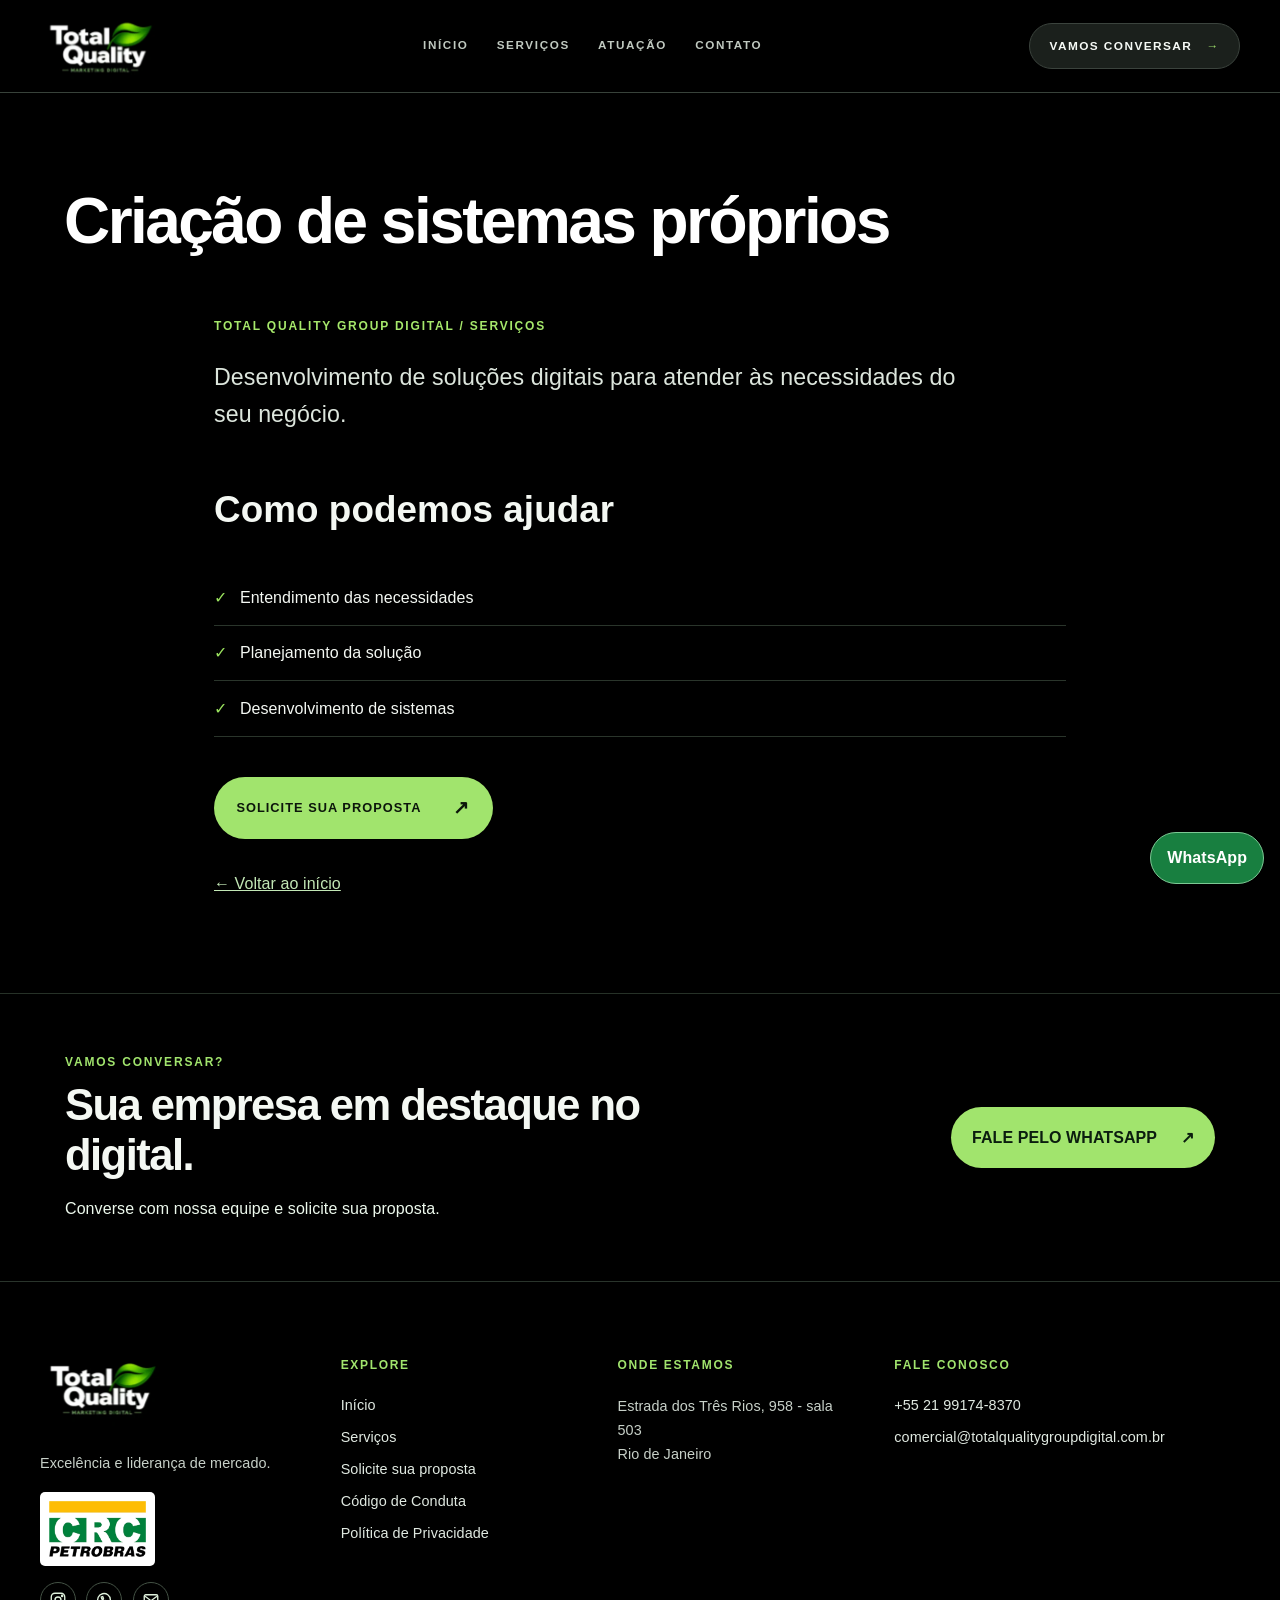
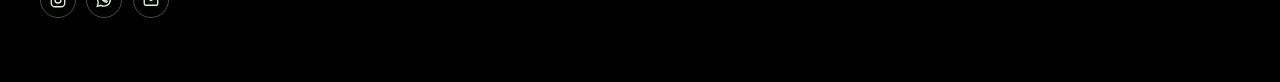
<file: servicos/sistemas-proprios/index.html>
<!doctype html>
<html lang="pt-BR">
  <head>
    <meta charset="UTF-8" />
    <meta name="viewport" content="width=device-width, initial-scale=1" />
    <title>Criação de sistemas próprios | Total Quality Group Digital</title>
    <meta name="description" content="Desenvolvimento de soluções digitais para atender às necessidades do seu negócio.">
    <link rel="canonical" href="https://totalqualitygroupdigital.com.br/servicos/sistemas-proprios/">
    <meta property="og:title" content="Criação de sistemas próprios | Total Quality Group Digital">
    <meta property="og:description" content="Desenvolvimento de soluções digitais para atender às necessidades do seu negócio.">
    <meta property="og:url" content="https://totalqualitygroupdigital.com.br/servicos/sistemas-proprios/">
    <meta property="og:type" content="website">
    <meta name="twitter:card" content="summary">
    <link rel="icon" href="/favicon.ico" sizes="any">
    <link rel="apple-touch-icon" href="/apple-touch-icon.png">
    <link rel="preload" as="image" href="/logo-total.webp">
    <link rel="stylesheet" href="/assets/index-24a48301.css">
  </head>
  <body>
    <div id="root">
      <a class="skip" href="#conteudo">Ir para o conteúdo</a>
      <header class="site-header">
        <div class="header-inner">
          <a class="site-logo" href="/" aria-label="Total Quality Group Digital — início"><img src="/logo-total.webp" alt="Total Quality Marketing Digital" width="121" height="83"/></a>
          <nav class="desktop-nav" aria-label="Navegação principal"><a href="/">INÍCIO</a><a href="/servicos/">SERVIÇOS</a><a href="/#atuacao">ATUAÇÃO</a><a href="/#contato">CONTATO</a></nav>
          <a class="header-contact" href="https://wa.me/5521991748370">VAMOS CONVERSAR <span aria-hidden="true">→</span></a>
          <details class="mobile-menu">
            <summary aria-label="Abrir menu de navegação">MENU <span aria-hidden="true">☰</span></summary>
            <nav aria-label="Navegação móvel"><a href="/">Início</a><a href="/servicos/">Serviços</a><a href="/#atuacao">Atuação</a><a href="/#contato">Contato</a><a href="https://wa.me/5521991748370">Vamos conversar ↗</a></nav>
          </details>
        </div>
      </header>
      <main id="conteudo" class="inner-page">
        <h1 class="page-title">Criação de sistemas próprios</h1>
        <div class="service-detail">
          <p class="service-kicker">TOTAL QUALITY GROUP DIGITAL / SERVIÇOS</p>
          <p class="service-lead">Desenvolvimento de soluções digitais para atender às necessidades do seu negócio.</p>
          <h2>Como podemos ajudar</h2>
          <ul>
            <li>Entendimento das necessidades</li>
            <li>Planejamento da solução</li>
            <li>Desenvolvimento de sistemas</li>
          </ul>
          <a class="hero-button" href="https://wa.me/5521991748370">SOLICITE SUA PROPOSTA <span aria-hidden="true">↗</span></a>
          <p class="service-back"><a href="/">← Voltar ao início</a></p>
        </div>
      </main>
      <section id="contato" class="contact-band" aria-labelledby="contact-title">
        <div>
          <p class="contact-kicker">VAMOS CONVERSAR?</p>
          <h2 id="contact-title">Sua empresa em destaque no digital.</h2>
          <p>Converse com nossa equipe e solicite sua proposta.</p>
        </div>
        <a href="https://wa.me/5521991748370">FALE PELO WHATSAPP <span aria-hidden="true">↗</span></a>
      </section>
      <footer class="site-footer">
        <div class="footer-grid">
          <div class="footer-brand">
            <a href="/" aria-label="Total Quality Group Digital — início"><img src="/logo-total.webp" alt="Total Quality Marketing Digital" width="121" height="83"/></a>
            <p>Excelência e liderança de mercado.</p>
            <div class="footer-credential"><img src="/crc-petrobras.webp" alt="CRC Petrobras" width="315" height="181" loading="lazy" decoding="async"/></div>
            <div class="footer-social"><a href="https://www.instagram.com/totaldigital26" aria-label="Instagram da Total Quality Group Digital" target="_blank" rel="noopener noreferrer"><svg viewBox="0 0 24 24" fill="none" stroke="currentColor" stroke-width="1.8" aria-hidden="true"><rect x="3" y="3" width="18" height="18" rx="5"></rect><circle cx="12" cy="12" r="4"></circle><circle cx="17.5" cy="6.5" r=".8" fill="currentColor"></circle></svg></a><a href="https://wa.me/5521991748370" aria-label="WhatsApp da Total Quality Group Digital"><svg viewBox="0 0 24 24" fill="none" stroke="currentColor" stroke-width="1.8" aria-hidden="true"><path d="M20.5 11.6A8.5 8.5 0 0 1 8 19.1L3 20.5l1.4-4.8a8.5 8.5 0 1 1 16.1-4.1Z"></path><path d="M8.4 8.1c.3 3.5 3.5 6.7 7 7l1-1.5-2.2-1-1 1c-1.4-.5-2.4-1.5-2.9-2.9l1-1-1-2.2-1.9.6Z"></path></svg></a><a href="mailto:comercial@totalqualitygroupdigital.com.br" aria-label="Enviar e-mail"><svg viewBox="0 0 24 24" fill="none" stroke="currentColor" stroke-width="1.8" aria-hidden="true"><rect x="3" y="5" width="18" height="14" rx="2"></rect><path d="m4 7 8 6 8-6"></path></svg></a></div>
          </div>
          <div class="footer-column">
            <h2>EXPLORE</h2>
            <a href="/">Início</a><a href="/servicos/">Serviços</a><a href="https://wa.me/5521991748370">Solicite sua proposta</a><a href="/codigo-de-conduta/">Código de Conduta</a><a href="/privacy-policy/">Política de Privacidade</a>
          </div>
          <div class="footer-column">
            <h2>ONDE ESTAMOS</h2>
            <address>Estrada dos Três Rios, 958 - sala 503<br/>Rio de Janeiro</address>
          </div>
          <div class="footer-column">
            <h2>FALE CONOSCO</h2>
            <a href="tel:+5521991748370">+55 21 99174-8370</a><a href="mailto:comercial@totalqualitygroupdigital.com.br">comercial@totalqualitygroupdigital.com.br</a>
          </div>
        </div>
      </footer>
      <a class="floating" href="https://wa.me/5521991748370" aria-label="Conversar pelo WhatsApp">WhatsApp</a>
    </div>
  </body>
</html>
</file>
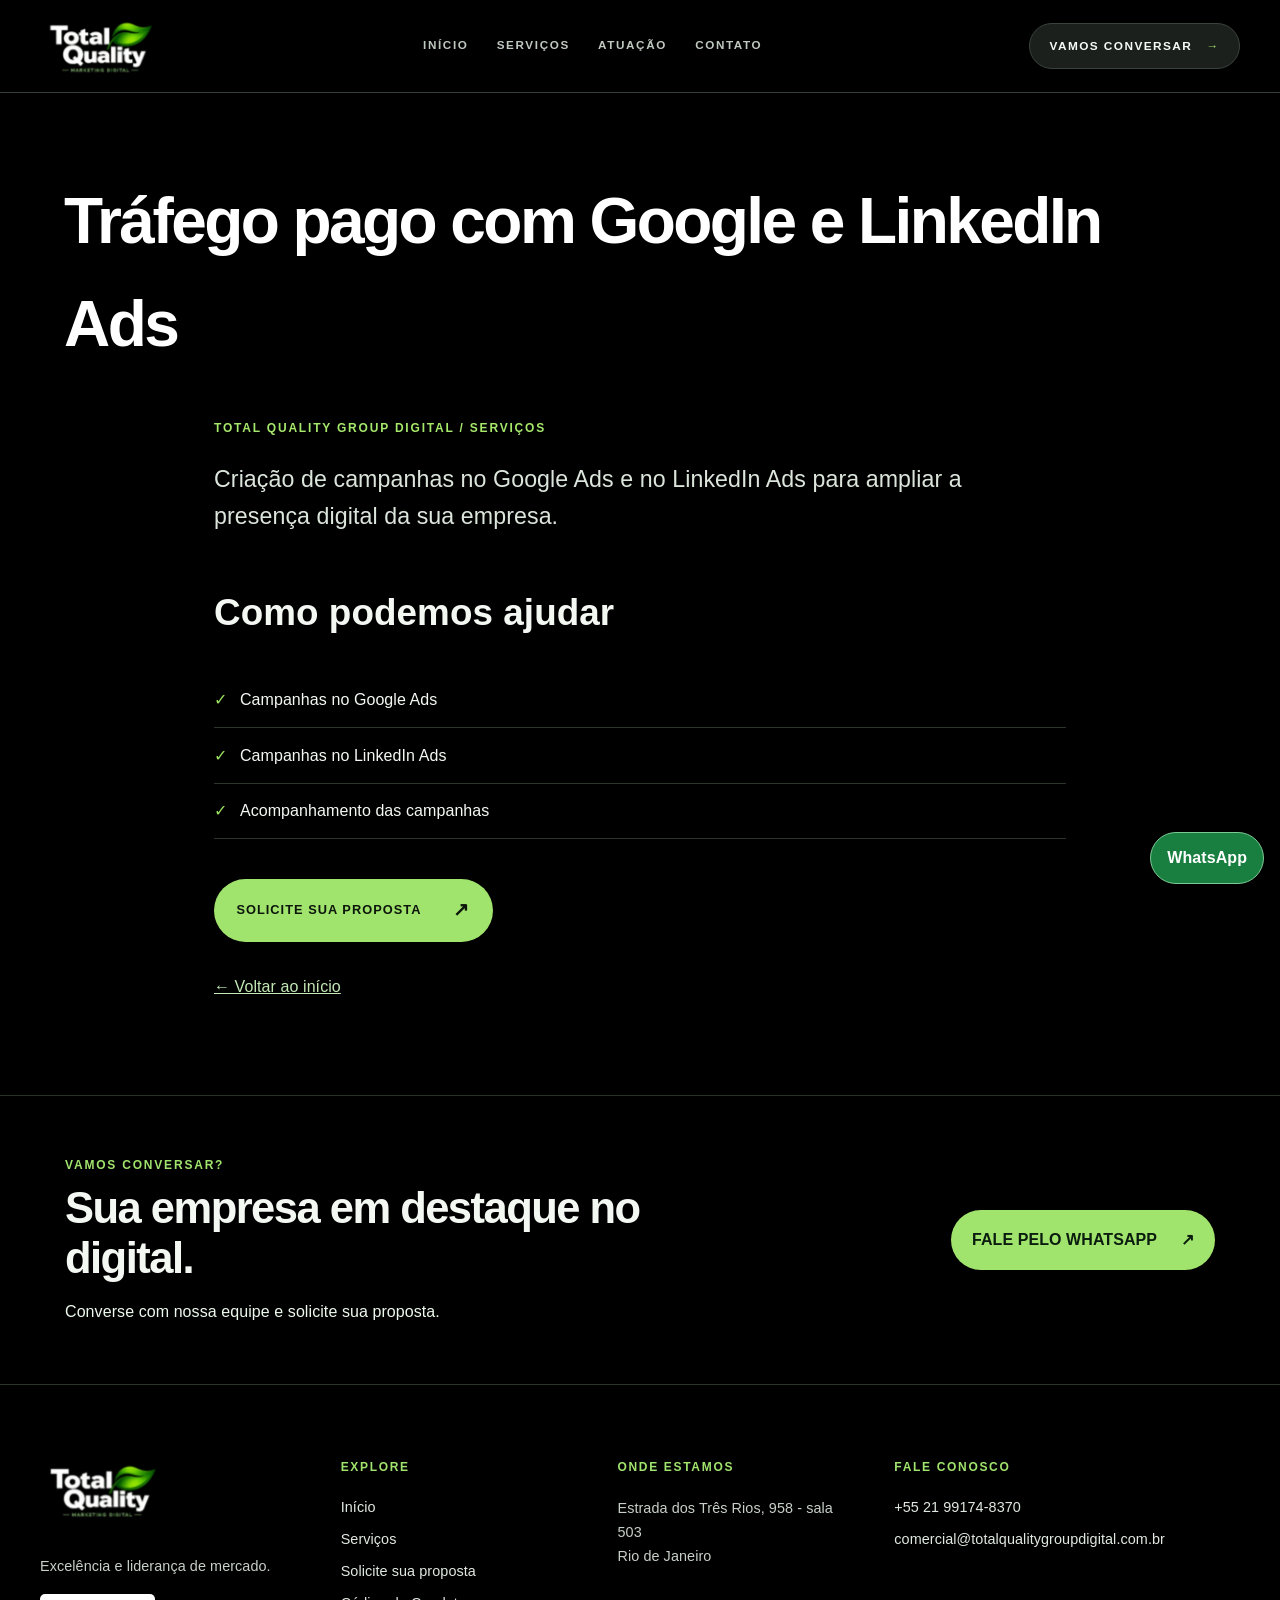
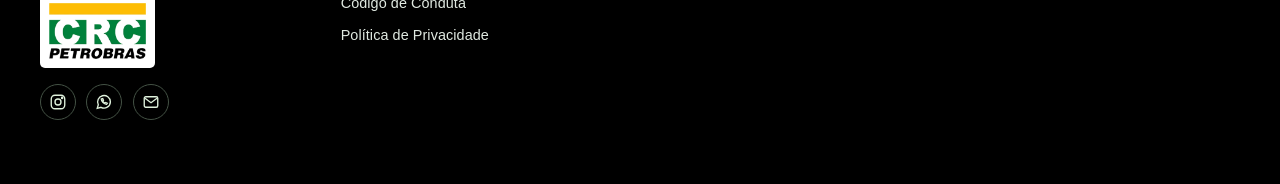
<file: servicos/trafego-pago/index.html>
<!doctype html>
<html lang="pt-BR">
  <head>
    <meta charset="UTF-8" />
    <meta name="viewport" content="width=device-width, initial-scale=1" />
    <title>Tráfego pago com Google e LinkedIn Ads | Total Quality Group Digital</title>
    <meta name="description" content="Criação de campanhas no Google Ads e no LinkedIn Ads para ampliar a presença digital da sua empresa.">
    <link rel="canonical" href="https://totalqualitygroupdigital.com.br/servicos/trafego-pago/">
    <meta property="og:title" content="Tráfego pago com Google e LinkedIn Ads | Total Quality Group Digital">
    <meta property="og:description" content="Criação de campanhas no Google Ads e no LinkedIn Ads para ampliar a presença digital da sua empresa.">
    <meta property="og:url" content="https://totalqualitygroupdigital.com.br/servicos/trafego-pago/">
    <meta property="og:type" content="website">
    <meta name="twitter:card" content="summary">
    <link rel="icon" href="/favicon.ico" sizes="any">
    <link rel="apple-touch-icon" href="/apple-touch-icon.png">
    <link rel="preload" as="image" href="/logo-total.webp">
    <link rel="stylesheet" href="/assets/index-24a48301.css">
  </head>
  <body>
    <div id="root">
      <a class="skip" href="#conteudo">Ir para o conteúdo</a>
      <header class="site-header">
        <div class="header-inner">
          <a class="site-logo" href="/" aria-label="Total Quality Group Digital — início"><img src="/logo-total.webp" alt="Total Quality Marketing Digital" width="121" height="83"/></a>
          <nav class="desktop-nav" aria-label="Navegação principal"><a href="/">INÍCIO</a><a href="/servicos/">SERVIÇOS</a><a href="/#atuacao">ATUAÇÃO</a><a href="/#contato">CONTATO</a></nav>
          <a class="header-contact" href="https://wa.me/5521991748370">VAMOS CONVERSAR <span aria-hidden="true">→</span></a>
          <details class="mobile-menu">
            <summary aria-label="Abrir menu de navegação">MENU <span aria-hidden="true">☰</span></summary>
            <nav aria-label="Navegação móvel"><a href="/">Início</a><a href="/servicos/">Serviços</a><a href="/#atuacao">Atuação</a><a href="/#contato">Contato</a><a href="https://wa.me/5521991748370">Vamos conversar ↗</a></nav>
          </details>
        </div>
      </header>
      <main id="conteudo" class="inner-page">
        <h1 class="page-title">Tráfego pago com Google e LinkedIn Ads</h1>
        <div class="service-detail">
          <p class="service-kicker">TOTAL QUALITY GROUP DIGITAL / SERVIÇOS</p>
          <p class="service-lead">Criação de campanhas no Google Ads e no LinkedIn Ads para ampliar a presença digital da sua empresa.</p>
          <h2>Como podemos ajudar</h2>
          <ul>
            <li>Campanhas no Google Ads</li>
            <li>Campanhas no LinkedIn Ads</li>
            <li>Acompanhamento das campanhas</li>
          </ul>
          <a class="hero-button" href="https://wa.me/5521991748370">SOLICITE SUA PROPOSTA <span aria-hidden="true">↗</span></a>
          <p class="service-back"><a href="/">← Voltar ao início</a></p>
        </div>
      </main>
      <section id="contato" class="contact-band" aria-labelledby="contact-title">
        <div>
          <p class="contact-kicker">VAMOS CONVERSAR?</p>
          <h2 id="contact-title">Sua empresa em destaque no digital.</h2>
          <p>Converse com nossa equipe e solicite sua proposta.</p>
        </div>
        <a href="https://wa.me/5521991748370">FALE PELO WHATSAPP <span aria-hidden="true">↗</span></a>
      </section>
      <footer class="site-footer">
        <div class="footer-grid">
          <div class="footer-brand">
            <a href="/" aria-label="Total Quality Group Digital — início"><img src="/logo-total.webp" alt="Total Quality Marketing Digital" width="121" height="83"/></a>
            <p>Excelência e liderança de mercado.</p>
            <div class="footer-credential"><img src="/crc-petrobras.webp" alt="CRC Petrobras" width="315" height="181" loading="lazy" decoding="async"/></div>
            <div class="footer-social"><a href="https://www.instagram.com/totaldigital26" aria-label="Instagram da Total Quality Group Digital" target="_blank" rel="noopener noreferrer"><svg viewBox="0 0 24 24" fill="none" stroke="currentColor" stroke-width="1.8" aria-hidden="true"><rect x="3" y="3" width="18" height="18" rx="5"></rect><circle cx="12" cy="12" r="4"></circle><circle cx="17.5" cy="6.5" r=".8" fill="currentColor"></circle></svg></a><a href="https://wa.me/5521991748370" aria-label="WhatsApp da Total Quality Group Digital"><svg viewBox="0 0 24 24" fill="none" stroke="currentColor" stroke-width="1.8" aria-hidden="true"><path d="M20.5 11.6A8.5 8.5 0 0 1 8 19.1L3 20.5l1.4-4.8a8.5 8.5 0 1 1 16.1-4.1Z"></path><path d="M8.4 8.1c.3 3.5 3.5 6.7 7 7l1-1.5-2.2-1-1 1c-1.4-.5-2.4-1.5-2.9-2.9l1-1-1-2.2-1.9.6Z"></path></svg></a><a href="mailto:comercial@totalqualitygroupdigital.com.br" aria-label="Enviar e-mail"><svg viewBox="0 0 24 24" fill="none" stroke="currentColor" stroke-width="1.8" aria-hidden="true"><rect x="3" y="5" width="18" height="14" rx="2"></rect><path d="m4 7 8 6 8-6"></path></svg></a></div>
          </div>
          <div class="footer-column">
            <h2>EXPLORE</h2>
            <a href="/">Início</a><a href="/servicos/">Serviços</a><a href="https://wa.me/5521991748370">Solicite sua proposta</a><a href="/codigo-de-conduta/">Código de Conduta</a><a href="/privacy-policy/">Política de Privacidade</a>
          </div>
          <div class="footer-column">
            <h2>ONDE ESTAMOS</h2>
            <address>Estrada dos Três Rios, 958 - sala 503<br/>Rio de Janeiro</address>
          </div>
          <div class="footer-column">
            <h2>FALE CONOSCO</h2>
            <a href="tel:+5521991748370">+55 21 99174-8370</a><a href="mailto:comercial@totalqualitygroupdigital.com.br">comercial@totalqualitygroupdigital.com.br</a>
          </div>
        </div>
      </footer>
      <a class="floating" href="https://wa.me/5521991748370" aria-label="Conversar pelo WhatsApp">WhatsApp</a>
    </div>
  </body>
</html>
</file>
<file: assets/index-24a48301.css>
:root {
  font-family: Arial,sans-serif;
  color: #172921;
  background: #fff;
  line-height: 1.6;
  --wp--preset--spacing--20: 1rem;
  --wp--preset--spacing--30: 1.5rem;
  --wp--preset--spacing--50: 2rem;
}

* {
  box-sizing: border-box;
}

body {
  margin: 0;
}

a {
  color: #126a38;
}

a:focus-visible {
  outline: 3px solid #e8a629;
  outline-offset: 4px;
}

.skip {
  position: absolute;
  left: -9999px;
}

.skip:focus {
  left: 1rem;
  top: 1rem;
  background: #fff;
  z-index: 10;
}

header {
  background: #fff;
  border-bottom: 1px solid #dce7df;
}

nav {
  display: flex;
  align-items: center;
  gap: 1.5rem;
  flex-wrap: wrap;
}

nav a {
  font-weight: 600;
  text-decoration: none;
}

.page-title {
  max-width: 1100px;
  margin: 2rem auto 0;
  padding: 0 1.5rem;
  color: #123c25;
  font-size: clamp(2rem,4vw,3rem);
}

footer {
  background: #103923;
  color: #fff;
  padding: 3rem max(1.5rem,calc((100vw - 1100px)/2));
  display: flex;
  justify-content: space-between;
  gap: 2rem;
}

footer a {
  color: #fff;
}

.floating {
  position: fixed;
  right: 1rem;
  bottom: 1rem;
  background: #187f40;
  color: #fff;
  padding: .75rem 1rem;
  border-radius: 2rem;
  text-decoration: none;
  font-weight: 700;
  box-shadow: 0 4px 15px #0003;
}

@media (max-width:700px) {
  nav {
    gap: .7rem 1rem;
  }

  footer {
    display: block;
  }

  .page-title {
    margin-top: 1.5rem;
  }
}

:root {
  color: #f3f6f4;
  background: #090c0a;
}

body {
  background: #090c0a;
  color: #f3f6f4;
}

header {
  background: #090c0a;
  border-bottom: 1px solid #26382d;
}

nav a {
  color: #e9f3eb;
}

.page-title {
  color: #f6faf7;
}

footer {
  background: #101813;
  border-top: 1px solid #26382d;
}

.skip:focus {
  color: #111;
}

:root,
body,
header,
footer {
  background: #000;
}

body {
  font-family: Arial,Helvetica,sans-serif;
  letter-spacing: .005em;
}

nav {
  gap: clamp(1.2rem,3vw,3rem);
}

nav a {
  font-size: .9rem;
  font-weight: 500;
  color: #fff;
}

nav a:not(.cta):hover {
  color: #9ee6b2;
}

footer {
  padding-top: 4rem;
  padding-bottom: 4rem;
}

.floating {
  border: 1px solid #7cc994;
}

.inner-page .page-title {
  margin-top: 4rem;
  font-size: clamp(2.6rem,5vw,4.6rem);
  letter-spacing: -.04em;
}

@media (max-width:700px) {
  .inner-page .page-title {
    margin-top: 2rem;
  }

  nav {
    gap: .75rem 1.1rem;
  }
}

.hero {
  position: relative;
  min-height: 720px;
  display: flex;
  align-items: center;
  overflow: hidden;
  background: #000;
}

.hero-art {
  position: absolute;
  inset: 0 0 0 35%;
  background-image: linear-gradient(90deg,#000 0%,rgba(0,0,0,.52) 24%,transparent 55%),linear-gradient(0deg,#000 0%,transparent 25%),url(/hero-sem-icones.webp);
  background-size: cover;
  background-position: right center;
}

.hero-content {
  position: relative;
  z-index: 1;
  width: min(1200px,100%);
  margin: 0 auto;
  padding: 150px 32px 90px;
}

.hero-eyebrow {
  color: #a0e752;
  font-size: .75rem;
  letter-spacing: .2em;
  font-weight: 700;
}

.hero h1 {
  max-width: 610px;
  font-size: clamp(2.2rem,4.1vw,4.2rem);
  line-height: 1.1;
  letter-spacing: -.035em;
  margin: 1.1rem 0 1.25rem;
}

.hero-description {
  max-width: 520px;
  font-size: clamp(1.05rem,1.4vw,1.25rem);
  line-height: 1.55;
  color: #e2e9e2;
}

.hero-prompt {
  font-size: .95rem;
  font-weight: 700;
  margin: 1.6rem 0;
}

.hero-button {
  display: inline-flex;
  align-items: center;
  justify-content: space-between;
  gap: 2rem;
  background: linear-gradient(100deg,#55aa1d,#17874b);
  color: #fff;
  text-decoration: none;
  font-size: .95rem;
  font-weight: 800;
  letter-spacing: .025em;
  padding: 1.1rem 1.5rem;
  border-radius: 5px;
  min-width: 270px;
  box-shadow: 0 8px 32px #36a83235;
}

.hero-button:hover {
  filter: brightness(1.15);
}

.hero-button span {
  font-size: 1.2rem;
}

@media (max-width:700px) {
  .hero {
    min-height: 620px;
    align-items: flex-end;
  }

  .hero-art {
    inset: 0;
    background-position: 70% center;
    background-image: linear-gradient(0deg,#000 3%,#000000d9 45%,#00000040),url(/hero-sem-icones.webp);
  }

  .hero-content {
    padding: 170px 24px 52px;
  }

  .hero h1 {
    font-size: clamp(2.2rem,9vw,3.2rem);
  }

  .hero-button {
    width: 100%;
  }
}

:root {
  --accent: #81ce35;
  --panel: #101310;
  --line: #2a352b;
}

header:not(.home-header) {
  background: #080b08;
  border-color: var(--line);
}

.inner-page .page-title {
  max-width: 1200px;
  margin: 0 auto;
  padding: clamp(3rem,6vw,6rem) 1.5rem 1rem;
  color: #fff;
}

.contact-band {
  background: linear-gradient(105deg,#287a24,#163d26);
  display: flex;
  align-items: center;
  justify-content: space-between;
  gap: 2rem;
  padding: clamp(3rem,5vw,5rem) max(1.5rem,calc((100vw - 1150px)/2));
  margin-top: 2rem;
}

.contact-band h2 {
  font-size: clamp(1.8rem,3.4vw,3rem);
  line-height: 1.15;
  letter-spacing: -.035em;
  max-width: 650px;
  margin: .5rem 0 1rem;
}

.contact-band p {
  margin: .5rem 0;
  color: #edf9ed;
}

.contact-band .contact-kicker {
  font-weight: 800;
  font-size: .75rem;
  letter-spacing: .15em;
  color: #d9ffc1;
}

.contact-band>a {
  display: inline-flex;
  justify-content: space-between;
  gap: 1.5rem;
  align-items: center;
  color: #0b1d0f;
  background: #fff;
  text-decoration: none;
  font-weight: 800;
  padding: 1.1rem 1.3rem;
  border-radius: 5px;
  white-space: nowrap;
}

.contact-band>a:hover {
  background: #d9ffc1;
}

footer {
  max-width: 1200px;
  margin: auto;
  gap: 3rem;
  padding: 4rem 1.5rem;
  display: flex;
  justify-content: space-between;
}

@media (max-width:700px) {
  .inner-page .page-title {
    padding: 2.5rem 1.5rem .5rem;
  }

  .contact-band {
    display: block;
  }

  .contact-band>a {
    margin-top: 1rem;
    width: 100%;
  }

  footer {
    display: flex;
    flex-direction: column;
    gap: 2rem;
  }
}

.service-detail {
  max-width: 900px;
  margin: 0 auto;
  padding: 1rem 1.5rem 5rem;
}

.service-kicker {
  font-size: .75rem;
  letter-spacing: .15em;
  color: #a6e86b;
  font-weight: 700;
}

.service-lead {
  font-size: clamp(1.15rem,2vw,1.45rem);
  line-height: 1.6;
  color: #dce5dc;
  max-width: 750px;
}

.service-detail h2 {
  font-size: clamp(1.6rem,3vw,2.3rem);
  margin-top: 3rem;
}

.service-detail ul {
  padding: 0;
  list-style: none;
  margin: 1.5rem 0 2.5rem;
}

.service-detail li {
  padding: .9rem 0;
  border-bottom: 1px solid #2a352b;
}

.service-detail li:before {
  content: "✓";
  color: #9be45f;
  margin-right: .8rem;
}

.service-back {
  margin-top: 2rem;
}

.service-back a {
  color: #c3e8b6;
}

.insight-section {
  background: #111411;
  padding: clamp(4rem,7vw,7rem) 1.5rem;
}

.insight-inner {
  max-width: 1150px;
  margin: auto;
}

.insight-label {
  color: #9de66b;
  font-size: .8rem;
  letter-spacing: .19em;
  font-weight: 800;
  margin: 0 0 1.5rem;
}

.insight-inner h2 {
  font-size: clamp(2rem,4.5vw,4.3rem);
  letter-spacing: -.045em;
  line-height: 1.08;
  max-width: 950px;
  margin: 0;
  color: #f7faf5;
}

.insight-intro {
  max-width: 900px;
  font-size: clamp(1rem,1.5vw,1.2rem);
  line-height: 1.7;
  color: #b9c3ba;
  margin: 2rem 0 3rem;
}

.insight-grid {
  display: grid;
  grid-template-columns: repeat(4,minmax(0,1fr));
  gap: 1rem;
}

.insight-grid article {
  background: #191e1a;
  border: 1px solid #364239;
  border-radius: 10px;
  padding: 1.5rem;
  min-height: 205px;
}

.insight-grid strong {
  font-size: clamp(2.5rem,4vw,3.6rem);
  line-height: 1;
  color: #a1e46d;
  letter-spacing: -.04em;
}

.insight-grid p {
  color: #d0d8d1;
  line-height: 1.55;
  margin: 1rem 0 0;
}

.insight-source {
  margin: 1.5rem 0 0;
  color: #aeb9af;
  font-size: .85rem;
  line-height: 1.6;
}

.insight-source a {
  color: #b8efa0;
  text-underline-offset: 3px;
}

@media (max-width:850px) {
  .insight-grid {
    grid-template-columns: repeat(2,minmax(0,1fr));
  }
}

@media (max-width:500px) {
  .insight-grid {
    grid-template-columns: 1fr;
  }

  .insight-grid article {
    min-height: 0;
  }
}

html,
body,
header,
header:not(.home-header),
footer,
.insight-section,
.contact-band {
  background: #000;
}

.expertise-section {
  background: #000;
  padding: clamp(4rem,7vw,7rem) 1.5rem;
}

.expertise-inner {
  max-width: 1150px;
  margin: auto;
}

.expertise-label {
  color: #9de66b;
  font-size: .8rem;
  letter-spacing: .19em;
  font-weight: 800;
  margin: 0 0 1.5rem;
}

.expertise-inner>h2 {
  font-size: clamp(2.1rem,4.5vw,4.3rem);
  letter-spacing: -.045em;
  line-height: 1.08;
  color: #f7faf5;
  margin: 0;
}

.expertise-inner>h2 span {
  color: #a1e46d;
}

.expertise-intro {
  max-width: 800px;
  color: #b9c3ba;
  line-height: 1.7;
  font-size: clamp(1rem,1.5vw,1.2rem);
  margin: 2rem 0 3rem;
}

.expertise-grid {
  display: grid;
  grid-template-columns: repeat(4,minmax(0,1fr));
  gap: 1rem;
}

.expertise-grid article {
  display: flex;
  flex-direction: column;
  background: #151b16;
  border: 1px solid #364239;
  border-radius: 10px;
  padding: 1.5rem;
  min-height: 290px;
}

.expertise-number {
  color: #aeb9af;
  font-size: .72rem;
  letter-spacing: .14em;
  margin: 0 0 1rem;
}

.expertise-grid h3 {
  font-size: clamp(1.1rem,1.6vw,1.5rem);
  line-height: 1.15;
  margin: 0 0 1.2rem;
  color: #fff;
  overflow-wrap: anywhere;
}

.expertise-grid article>p:not(.expertise-number) {
  color: #c7d0c8;
  line-height: 1.6;
  margin: 0 0 1.5rem;
}

.expertise-grid a {
  color: #a6e86b;
  text-decoration: none;
  font-weight: 800;
  font-size: .75rem;
  letter-spacing: .09em;
  margin-top: auto;
}

.expertise-grid a:hover {
  text-decoration: underline;
}

@media (max-width:850px) {
  .expertise-grid {
    grid-template-columns: repeat(2,minmax(0,1fr));
  }
}

@media (max-width:500px) {
  .expertise-grid {
    grid-template-columns: 1fr;
  }

  .expertise-grid article {
    min-height: 0;
  }
}

.faq-section {
  background: #000;
  padding: clamp(4rem,7vw,7rem) 1.5rem;
}

.faq-inner {
  max-width: 1150px;
  margin: auto;
}

.faq-label {
  color: #9de66b;
  font-size: .8rem;
  letter-spacing: .19em;
  font-weight: 800;
  margin: 0 0 1.5rem;
}

.faq-inner h2 {
  font-size: clamp(2rem,4.5vw,4.3rem);
  letter-spacing: -.045em;
  line-height: 1.08;
  color: #f7faf5;
  margin: 0;
}

.faq-intro {
  max-width: 850px;
  color: #b9c3ba;
  line-height: 1.7;
  font-size: clamp(1rem,1.5vw,1.2rem);
  margin: 1.5rem 0 3rem;
}

.faq-list {
  border-top: 1px solid #364239;
}

.faq-list details {
  border-bottom: 1px solid #364239;
}

.faq-list summary {
  cursor: pointer;
  list-style: none;
  display: flex;
  justify-content: space-between;
  align-items: center;
  gap: 1rem;
  padding: 1.4rem 0;
  color: #f5f8f5;
  font-weight: 800;
  line-height: 1.4;
}

.faq-list summary::-webkit-details-marker {
  display: none;
}

.faq-list summary:after {
  content: "+";
  color: #9de66b;
  font-size: 1.4rem;
  font-weight: 400;
}

.faq-list details[open] summary:after {
  content: "−";
}

.faq-list details p {
  max-width: 850px;
  color: #c5cfc6;
  line-height: 1.7;
  margin: 0 0 1.5rem;
}

.faq-list summary:focus-visible {
  outline: 3px solid #e8a629;
  outline-offset: 4px;
}

.insight-section,
.expertise-section,
.faq-section {
  padding-top: clamp(2.75rem,4.5vw,4.5rem);
  padding-bottom: clamp(2.75rem,4.5vw,4.5rem);
}

.insight-intro,
.expertise-intro {
  margin-top: 1.3rem;
  margin-bottom: 2rem;
}

.faq-intro {
  margin-top: 1.2rem;
  margin-bottom: 2rem;
}

.contact-band {
  margin-top: 0;
  padding-top: clamp(2.5rem,4vw,4rem);
  padding-bottom: clamp(2.5rem,4vw,4rem);
}

@media (max-width:700px) {
  .insight-section,
  .expertise-section,
  .faq-section {
    padding-top: 2.5rem;
    padding-bottom: 2.5rem;
  }
}

:root {
  --accent: #a1e46d;
  --panel: #151a16;
  --line: #38423a;
}

body {
  background: #000;
  color: #f4f8f3;
}

header {
  border-bottom: 1px solid #29342b;
}

nav a {
  font-weight: 600;
}

.hero-button {
  background: #a1e46d;
  color: #0c160b!important;
  border-radius: 999px;
  box-shadow: none;
  font-size: .8rem;
  letter-spacing: .08em;
}

.hero-button:hover {
  background: #c0f494;
  filter: none;
}

.hero {
  min-height: min(780px,90svh);
}

.hero h1 {
  font-size: clamp(2.5rem,6.7vw,6rem);
  line-height: 1;
  max-width: 13ch;
}

.hero-description {
  color: #d1d9d1;
}

.hero-button {
  padding: 1rem 1.4rem;
}

.contact-band>a {
  border-radius: 999px;
}

.overview,
.direction-inner,
.process-inner {
  max-width: 1150px;
  margin: auto;
}

.overview {
  padding: clamp(3rem,6vw,6rem) 1.5rem;
}

.overview-label,
.direction-label,
.overview-number {
  font-size: .75rem;
  letter-spacing: .17em;
  font-weight: 800;
  color: #a1e46d;
  text-transform: uppercase;
}

.overview h1,
.direction-inner h2,
.process-inner h2 {
  font-size: clamp(2.2rem,4.5vw,4.2rem);
  line-height: 1.05;
  letter-spacing: -.04em;
  max-width: 900px;
  margin: 1.2rem 0;
  color: #fff;
  text-transform: uppercase;
}

.overview h1 span,
.direction-inner h2 span,
.process-inner h2 span {
  color: #a1e46d;
}

.overview-intro,
.direction-intro {
  color: #bec8bf;
  line-height: 1.7;
  font-size: clamp(1rem,1.4vw,1.2rem);
  max-width: 800px;
  margin: 1.5rem 0 2.5rem;
}

.overview-grid,
.direction-grid {
  display: grid;
  grid-template-columns: repeat(4,minmax(0,1fr));
  gap: 1rem;
}

.direction-grid {
  grid-template-columns: repeat(3,minmax(0,1fr));
}

.overview-grid article,
.direction-grid article {
  display: flex;
  flex-direction: column;
  background: #151a16;
  border: 1px solid #364239;
  border-radius: 14px;
  padding: 1.6rem;
  min-height: 250px;
}

.overview-grid h2,
.direction-grid h3 {
  font-size: 1.35rem;
  line-height: 1.18;
  text-transform: uppercase;
  margin: .7rem 0 1rem;
}

.overview-grid article>p:not(.overview-number),
.direction-grid article>p:last-child {
  color: #c4cec5;
  line-height: 1.65;
}

.overview-grid a {
  margin-top: auto;
  color: #b8ed92;
  text-decoration: none;
  font-size: .75rem;
  letter-spacing: .1em;
  font-weight: 800;
}

.direction-section,
.process-section {
  padding: clamp(2.75rem,4.5vw,4.5rem) 1.5rem;
  border-top: 1px solid #263127;
}

.direction-grid article>p:first-child {
  color: #a1e46d;
  font-size: .7rem;
  letter-spacing: .14em;
  font-weight: 800;
  margin: 0;
}

.process-inner {
  display: grid;
  grid-template-columns: 1fr 1fr;
  gap: clamp(2rem,5vw,5rem);
}

.process-steps {
  display: grid;
  gap: .7rem;
}

.process-steps details {
  border: 1px solid #364239;
  border-radius: 14px;
  background: #151a16;
  padding: 1.1rem 1.3rem;
}

.process-steps summary {
  cursor: pointer;
  font-size: 1.1rem;
  font-weight: 800;
  list-style: none;
}

.process-steps summary::-webkit-details-marker {
  display: none;
}

.process-steps summary span {
  display: block;
  color: #a1e46d;
  font-size: .7rem;
  letter-spacing: .14em;
  margin-bottom: .5rem;
}

.process-steps details p {
  color: #c4cec5;
  line-height: 1.6;
}

.process-steps summary:focus-visible {
  outline: 3px solid #e8a629;
  outline-offset: 4px;
}

.service-detail {
  padding-top: 1rem;
}

.insight-section,
.expertise-section,
.faq-section,
.contact-band {
  border-top: 1px solid #263127;
}

.contact-band .contact-kicker {
  color: #a1e46d;
}

.contact-band>a {
  background: #a1e46d;
}

@media (max-width:850px) {
  .overview-grid {
    grid-template-columns: repeat(2,minmax(0,1fr));
  }

  .direction-grid,
  .process-inner {
    grid-template-columns: 1fr;
  }
}

@media (max-width:700px) {
  .hero {
    min-height: 620px;
  }

  .hero h1 {
    font-size: clamp(2.3rem,9vw,3.5rem);
  }

  .overview-grid {
    grid-template-columns: 1fr;
  }

  .overview-grid article,
  .direction-grid article {
    min-height: 0;
  }
}

.site-header {
  position: relative;
  background: #000!important;
  border-bottom: 1px solid #303630;
  z-index: 5;
}

.header-inner {
  max-width: 1280px;
  min-height: 78px;
  margin: auto;
  padding: .4rem clamp(1.25rem,4vw,2.5rem);
  display: flex;
  align-items: center;
  gap: 2rem;
}

.site-logo {
  display: block;
  flex: none;
  line-height: 0;
}

.site-logo img {
  display: block;
  width: 116px;
  height: auto;
}

.desktop-nav {
  display: flex;
  align-items: center;
  justify-content: center;
  gap: clamp(1rem,2.2vw,2.4rem);
  margin-left: auto;
}

.desktop-nav a {
  color: #c0c9c0;
  text-decoration: none;
  font-size: .73rem;
  font-weight: 600;
  letter-spacing: .14em;
  white-space: nowrap;
  padding: .6rem 0;
  border-bottom: 1px solid transparent;
}

.desktop-nav a:hover,
.desktop-nav a:focus-visible {
  color: #a1e46d;
  border-color: #a1e46d;
}

.header-contact {
  flex: none;
  margin-left: auto;
  border: 1px solid #3b433d;
  border-radius: 999px;
  background: #1b201c;
  color: #f6faf6;
  text-decoration: none;
  padding: .8rem 1.2rem;
  font-size: .74rem;
  font-weight: 700;
  letter-spacing: .12em;
  white-space: nowrap;
}

.header-contact span {
  margin-left: .6rem;
  color: #a1e46d;
}

.header-contact:hover {
  border-color: #a1e46d;
}

.mobile-menu {
  display: none;
}

.site-header a:focus-visible,
.mobile-menu summary:focus-visible {
  outline: 3px solid #e8a629;
  outline-offset: 4px;
}

@media (max-width:850px) {
  .header-inner {
    min-height: 70px;
    justify-content: space-between;
  }

  .site-logo img {
    width: 98px;
  }

  .desktop-nav,
  .header-contact {
    display: none;
  }

  .mobile-menu {
    display: block;
    position: relative;
  }

  .mobile-menu summary {
    cursor: pointer;
    list-style: none;
    color: #f5faf5;
    font-size: .75rem;
    font-weight: 800;
    letter-spacing: .12em;
    padding: .75rem;
    border: 1px solid #3b433d;
    border-radius: 999px;
  }

  .mobile-menu summary::-webkit-details-marker {
    display: none;
  }

  .mobile-menu summary span {
    margin-left: .5rem;
    color: #a1e46d;
  }

  .mobile-menu nav {
    position: absolute;
    right: 0;
    top: calc(100% + .6rem);
    width: min(250px,calc(100vw - 3rem));
    display: flex;
    flex-direction: column;
    align-items: stretch;
    gap: 0;
    padding: .5rem;
    background: #121713;
    border: 1px solid #364239;
    border-radius: 12px;
    box-shadow: 0 12px 30px #000a;
  }

  .mobile-menu nav a {
    padding: .8rem 1rem;
    color: #f5faf5;
    text-decoration: none;
    letter-spacing: 0;
  }

  .mobile-menu nav a:hover {
    background: #263429;
    border-radius: 6px;
  }
}

.site-footer {
  display: block;
  max-width: none;
  margin: 0;
  border-top: 1px solid #29342b;
  padding: clamp(3rem,5vw,4.5rem) 1.5rem;
  background: #000;
}

.footer-grid {
  max-width: 1200px;
  margin: auto;
  display: grid;
  grid-template-columns: 1.1fr 1fr 1fr 1.45fr;
  gap: clamp(1.5rem,3vw,3rem);
}

.footer-brand>a {
  display: inline-block;
  line-height: 0;
}

.footer-brand img {
  width: 120px;
  height: auto;
}

.footer-brand p,
.footer-column address {
  color: #c7d0c8;
  font-size: .9rem;
  line-height: 1.65;
  font-style: normal;
}

.footer-brand p {
  margin: 1rem 0;
}

.footer-column {
  display: flex;
  flex-direction: column;
  gap: .65rem;
  min-width: 0;
}

.footer-column h2 {
  font-size: .75rem;
  color: #a1e46d;
  letter-spacing: .14em;
  margin: .65rem 0 .7rem;
  line-height: 1.4;
}

.footer-column a {
  color: #e0e9e1;
  text-decoration: none;
  font-size: .9rem;
  line-height: 1.5;
  overflow-wrap: anywhere;
}

.footer-column a:hover {
  text-decoration: underline;
  color: #b8ed92;
}

.footer-social {
  display: flex;
  gap: .65rem;
}

.footer-social a {
  display: grid;
  place-items: center;
  width: 36px;
  height: 36px;
  border: 1px solid #445245;
  border-radius: 50%;
  color: #dff1dc;
}

.footer-social a:hover {
  border-color: #a1e46d;
  color: #a1e46d;
}

.footer-social svg {
  width: 18px;
  height: 18px;
}

@media (max-width:850px) {
  .footer-grid {
    grid-template-columns: repeat(2,minmax(0,1fr));
    gap: 2.5rem;
  }
}

@media (max-width:500px) {
  .footer-grid {
    grid-template-columns: 1fr;
    gap: 1.5rem;
  }

  .footer-column h2 {
    margin-bottom: .3rem;
  }
}

.legal-page {
  background: #000;
}

.legal-hero {
  border-bottom: 1px solid #29342b;
  padding: clamp(3rem,6vw,6rem) 1.5rem;
}

.legal-hero>div {
  max-width: 1150px;
  margin: auto;
}

.legal-kicker {
  color: #a1e46d;
  font-size: .75rem;
  font-weight: 800;
  letter-spacing: .16em;
  margin: 0 0 1.5rem;
}

.legal-hero h1 {
  font-size: clamp(2.35rem,5vw,4.8rem);
  line-height: 1.05;
  letter-spacing: -.045em;
  color: #fff;
  margin: 0;
  max-width: 1000px;
}

.legal-hero p:not(.legal-kicker) {
  max-width: 700px;
  color: #c2ccc3;
  font-size: 1.1rem;
  line-height: 1.65;
  margin: 1.5rem 0 0;
}

.legal-layout {
  max-width: 1150px;
  margin: auto;
  display: grid;
  grid-template-columns: 220px minmax(0,1fr);
  gap: clamp(2.5rem,6vw,6rem);
  padding: clamp(3rem,5vw,5rem) 1.5rem;
}

.legal-document {
  min-width: 0;
  color: #d1dad2;
  line-height: 1.8;
  font-size: 1rem;
  overflow-wrap: anywhere;
}

.legal-document h2,
.legal-document h3 {
  line-height: 1.25;
  color: #f5f8f5;
  letter-spacing: -.02em;
  margin: 2.5rem 0 .9rem;
}

.legal-document h2 {
  font-size: 1.7rem;
}

.legal-document h3 {
  font-size: 1.25rem;
}

.legal-document p {
  margin: .85rem 0;
}

.legal-document p:has(>strong:only-child) {
  margin-top: 2rem;
  color: #f5f8f5;
  font-size: 1.12rem;
}

.legal-document a {
  color: #a9e487;
  text-underline-offset: 3px;
}

.legal-document ol {
  padding-left: 1.5rem;
}

.legal-document li {
  margin: .5rem 0;
}

.legal-document a:focus-visible {
  outline: 3px solid #e8a629;
  outline-offset: 4px;
}

@media (max-width:700px) {
  .legal-layout {
    grid-template-columns: 1fr;
    gap: 2rem;
    padding-top: 2.5rem;
    padding-bottom: 3rem;
  }

  .legal-hero {
    padding: 2.75rem 1.5rem;
  }

  .legal-document h2 {
    font-size: 1.45rem;
  }

  .legal-document h3 {
    font-size: 1.15rem;
  }
}

.legal-layout {
  display: block;
  max-width: 950px;
}

.legal-document {
  max-width: 900px;
  margin: 0 auto;
}

.legal-hero {
  position: relative;
  overflow: hidden;
  background: #000;
  border-bottom: 1px solid #29342b;
  padding: clamp(4rem,7vw,7rem) 1.5rem;
}

.legal-hero>div {
  position: relative;
}

.legal-hero h1 {
  max-width: 900px;
}

.legal-hero h1:after {
  content: "";
  display: block;
  width: 68px;
  height: 3px;
  background: #a1e46d;
  margin-top: 1.75rem;
}

.legal-hero p:not(.legal-kicker) {
  max-width: 650px;
  color: #bfcabf;
}

@media (max-width:700px) {
  .legal-hero {
    padding: 3.5rem 1.5rem;
  }

  .legal-hero h1:after {
    margin-top: 1.3rem;
  }
}

.keywords-section {
  background: #000;
  border-top: 1px solid #263127;
  padding: clamp(2.75rem,4.5vw,4.5rem) 1.5rem;
}

.keywords-inner {
  max-width: 1150px;
  margin: auto;
}

.keywords-label {
  color: #a1e46d;
  font-size: .75rem;
  font-weight: 800;
  letter-spacing: .17em;
  margin: 0 0 1.5rem;
}

.keywords-grid {
  display: flex;
  flex-wrap: wrap;
  gap: .65rem;
}

.keywords-grid .seo-term {
  display: inline-flex;
  align-items: center;
  margin: 0;
  padding: .55rem .85rem;
  border: 1px solid #364239;
  border-radius: 999px;
  background: #151a16;
  color: #d5ded6;
  font-size: .88rem;
  line-height: 1.4;
  font-weight: 500;
  letter-spacing: 0;
  overflow-wrap: anywhere;
}

.footer-brand .footer-credential {
  width: 115px;
  padding: 9px;
  background: #fff;
  border-radius: 5px;
  margin: 1rem 0;
}

.footer-brand .footer-credential img {
  display: block;
  width: 100%;
  height: auto;
}
</file>
